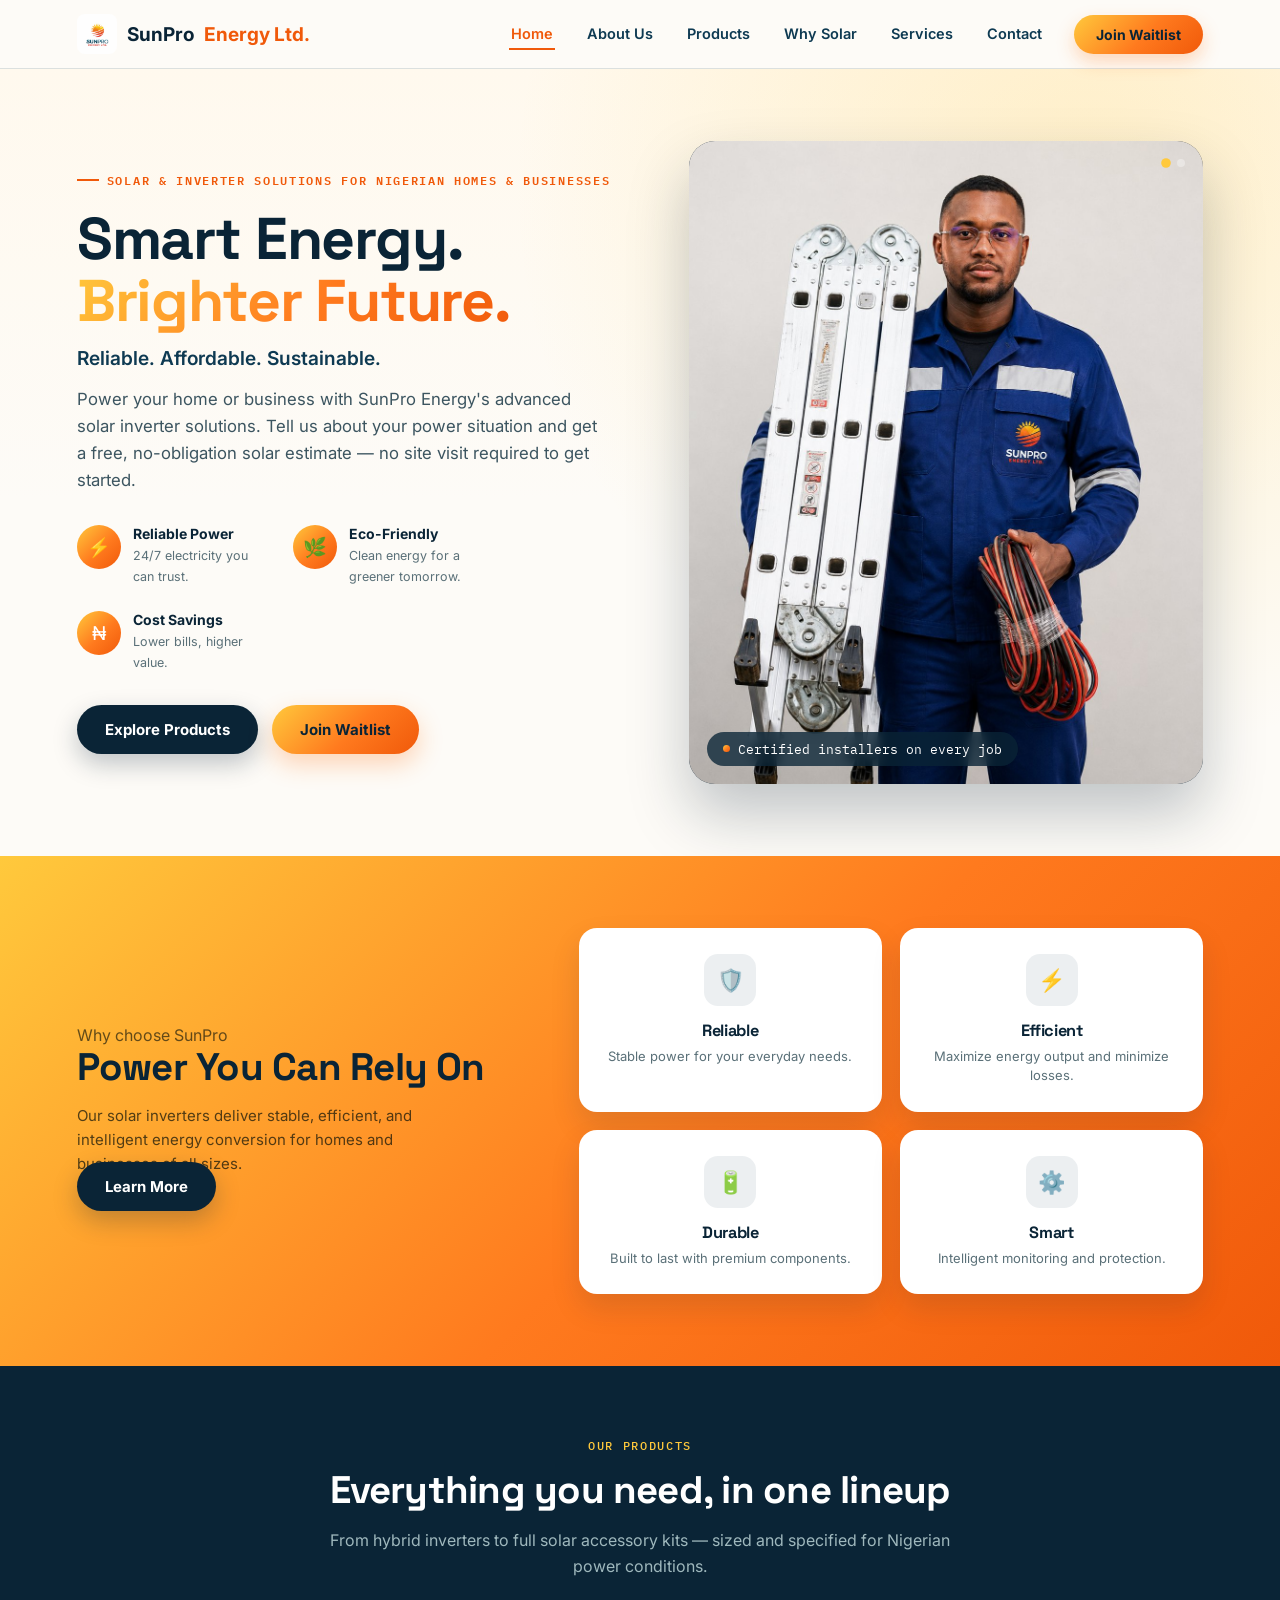
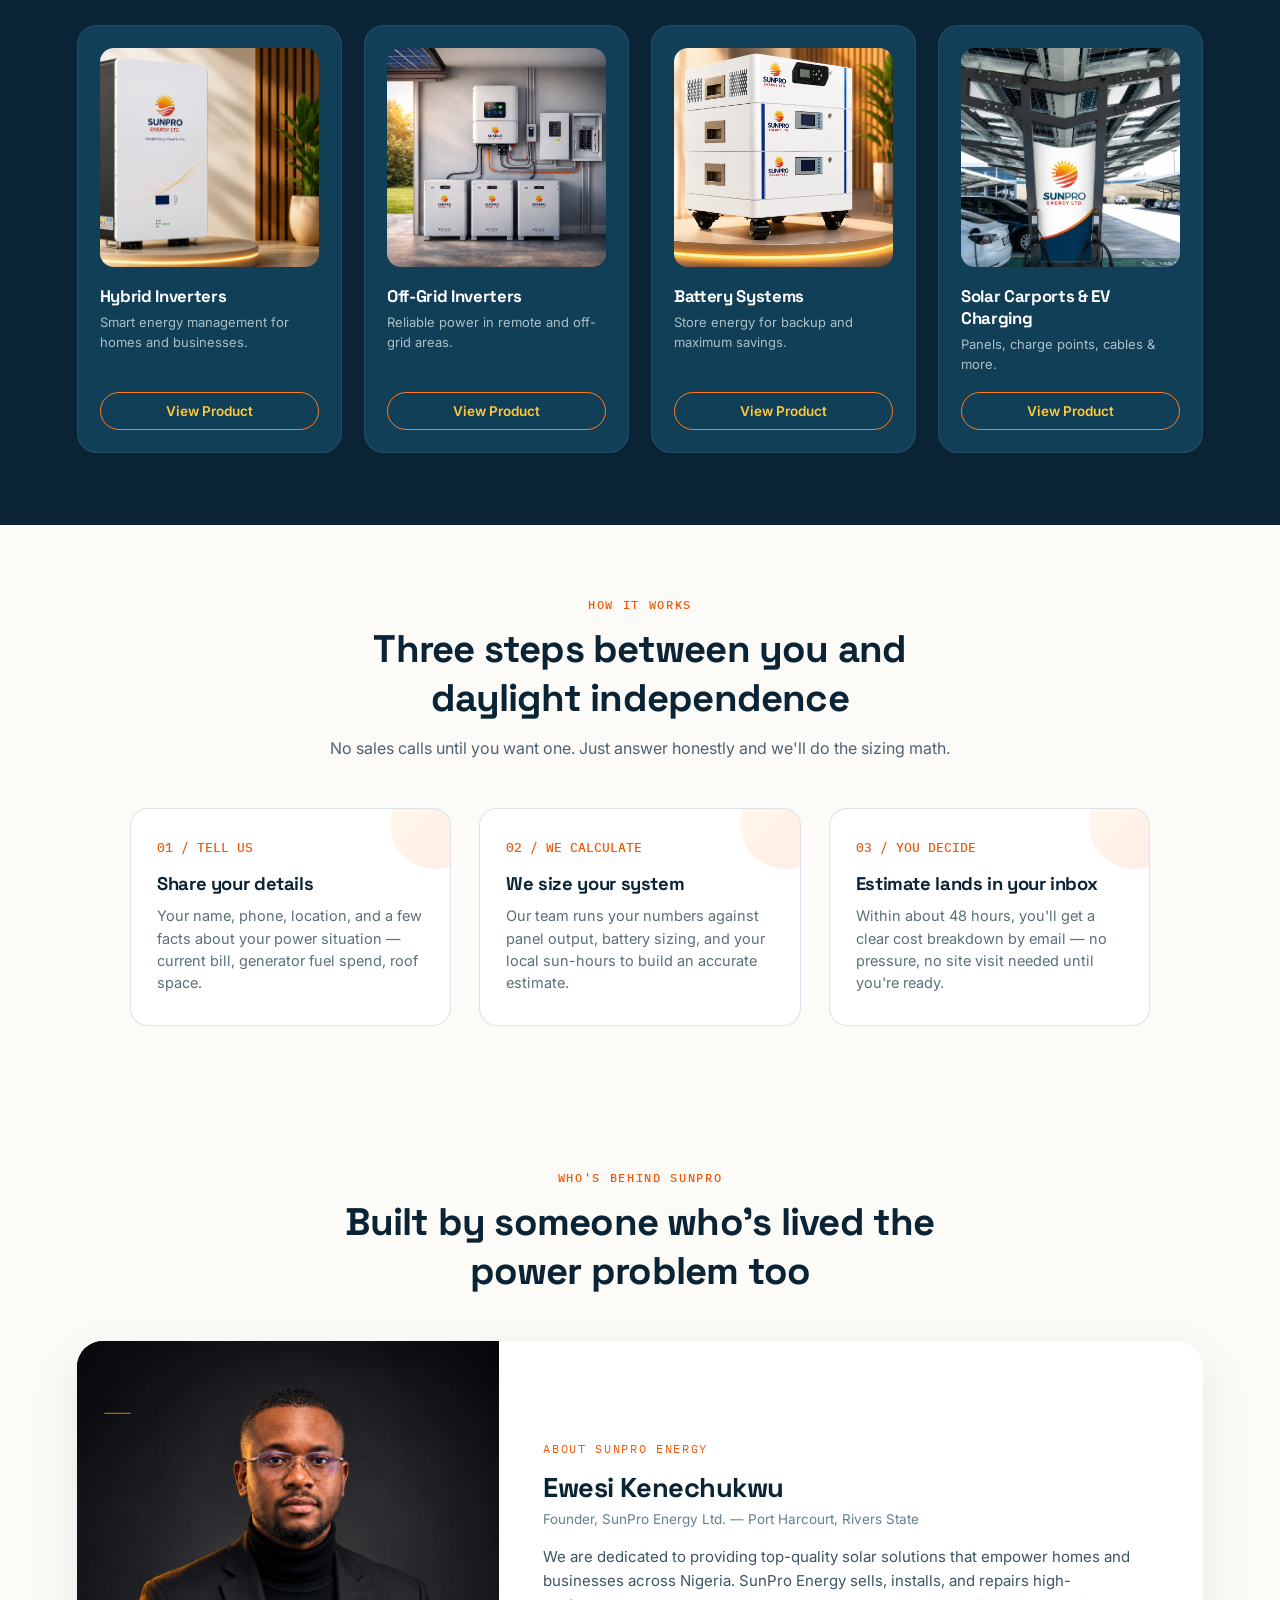
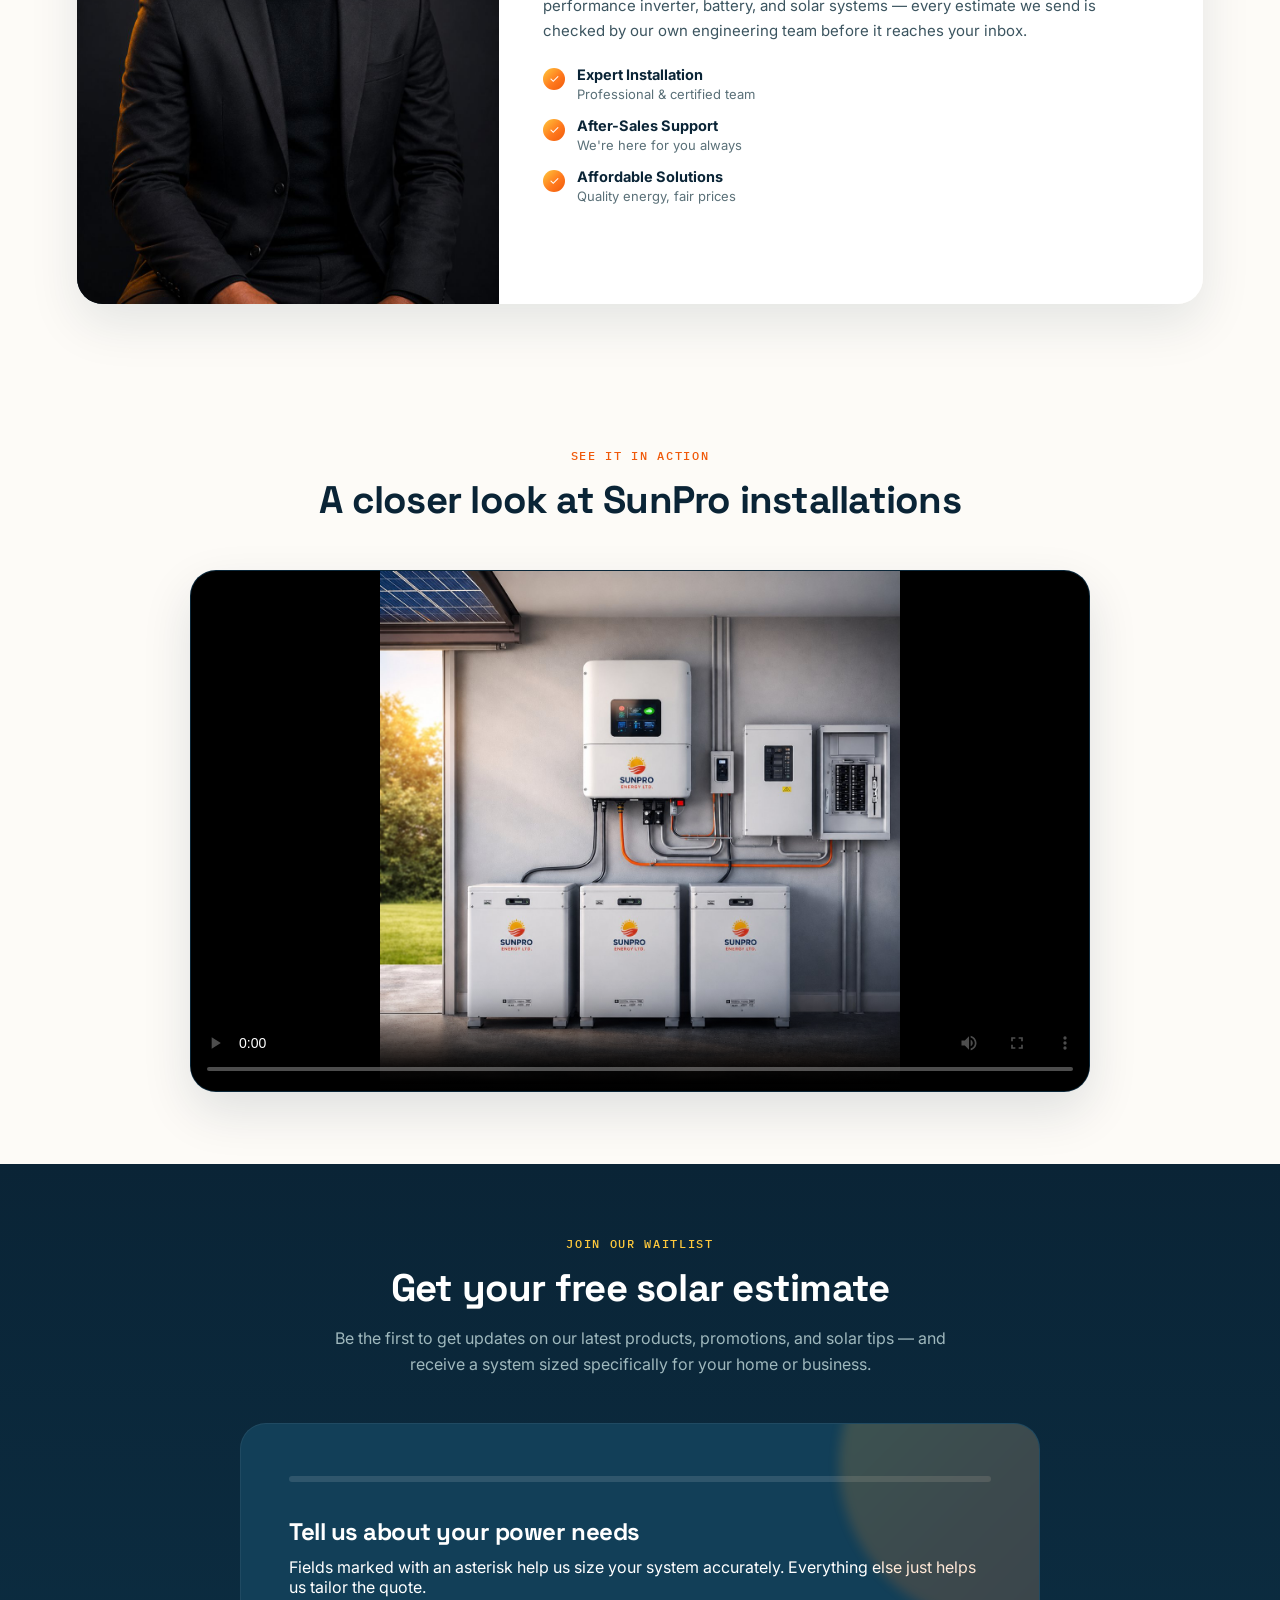
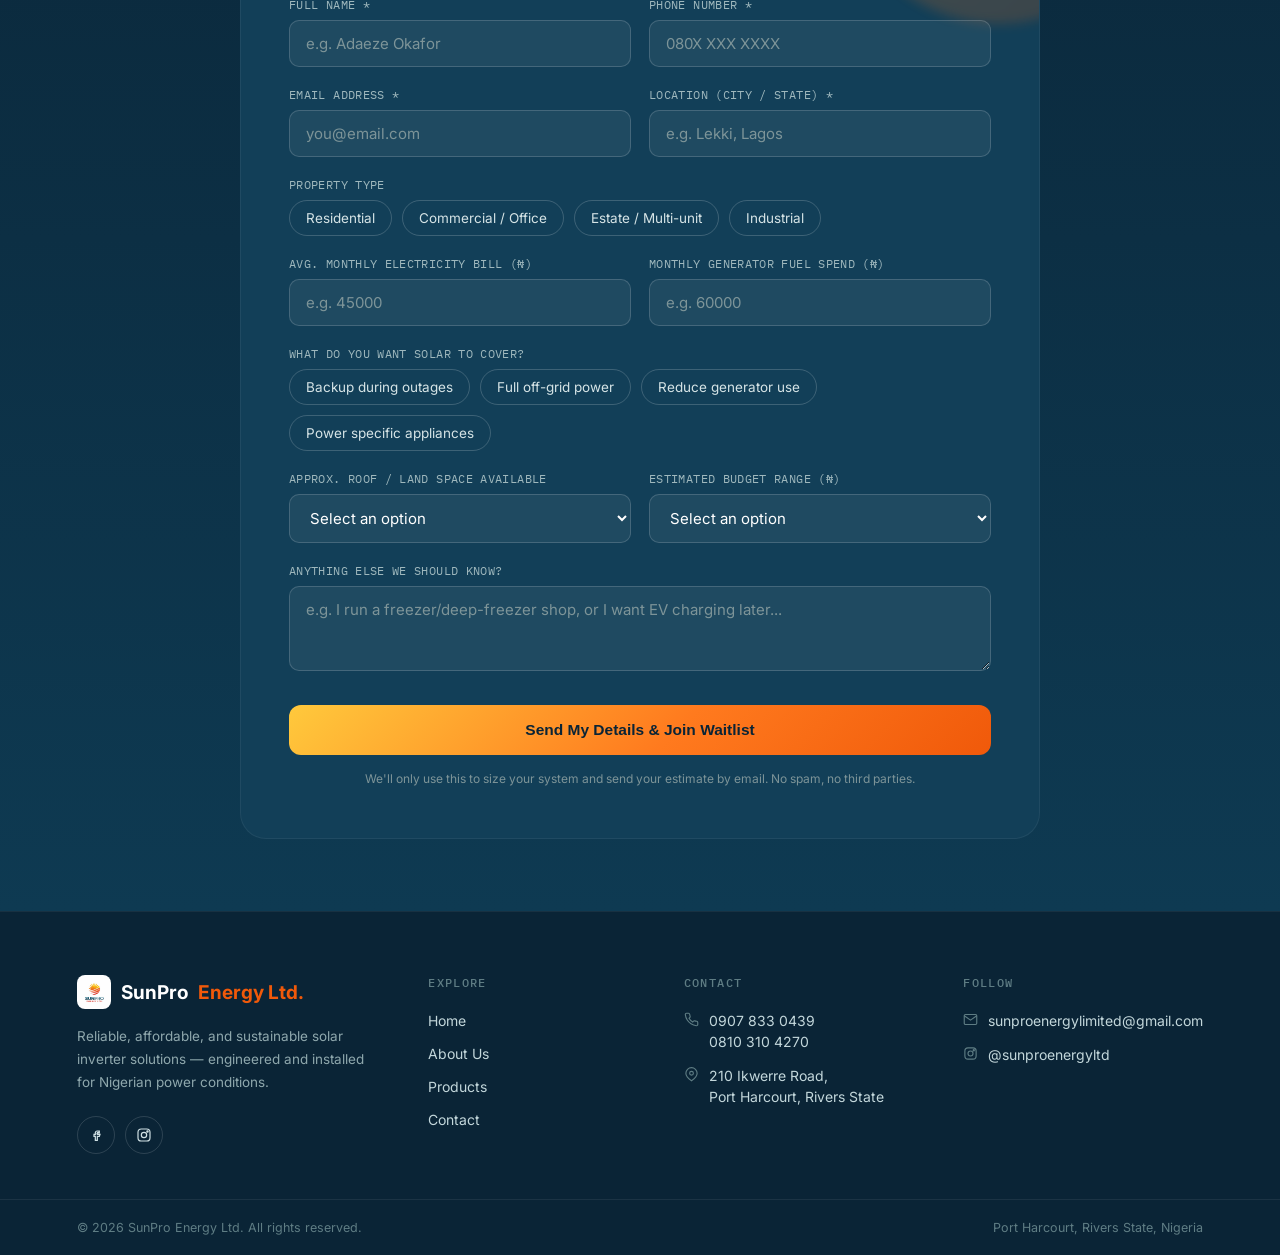
<file: index.html>
<!DOCTYPE html>
<html lang="en">
<head>
<meta charset="UTF-8">
<meta name="viewport" content="width=device-width, initial-scale=1.0">
<title>SunPro Energy Ltd. — Smart Energy. Brighter Future.</title>
<meta name="description" content="Reliable, affordable, sustainable solar inverter solutions for Nigerian homes and businesses. Join the SunPro Energy waitlist and get your free solar estimate.">
<link rel="icon" href="logo.jpg">
<link rel="preconnect" href="https://fonts.googleapis.com">
<link href="https://fonts.googleapis.com/css2?family=Space+Grotesk:wght@400;500;600;700&family=Inter:wght@400;500;600;700&family=IBM+Plex+Mono:wght@400;500&display=swap" rel="stylesheet">
<style>
  :root{
    --navy:#0E3A52;
    --navy-deep:#0A2436;
    --navy-mid:#123F58;
    --gold:#FFC93C;
    --orange:#FF7A1E;
    --orange-deep:#F0590A;
    --red:#E63946;
    --cream:#FDFBF7;
    --line: rgba(14,58,82,0.14);
    --sun-gradient: linear-gradient(135deg, var(--gold) 0%, var(--orange) 55%, var(--orange-deep) 100%);
  }
  *{box-sizing:border-box; margin:0; padding:0;}
  html{scroll-behavior:smooth;}
  body{font-family:'Inter', sans-serif; background:var(--cream); color:var(--navy-deep); overflow-x:hidden;}
  h1,h2,h3{font-family:'Space Grotesk', sans-serif; letter-spacing:-0.02em;}
  .mono{font-family:'IBM Plex Mono', monospace;}
  img{max-width:100%; display:block;}
  a{color:inherit;}
  section{padding:8vh 6vw;}
  .section-head{max-width:660px; margin:0 auto 46px; text-align:center;}
  .section-head .eyebrow{font-family:'IBM Plex Mono'; font-size:12px; letter-spacing:.14em; text-transform:uppercase; color:var(--orange-deep); margin-bottom:12px; display:block; font-weight:500;}
  .section-head h2{font-size:clamp(1.7rem,3vw,2.5rem); color:var(--navy-deep);}
  .section-head p{margin-top:14px; color:#4d6373; line-height:1.6;}

  /* ---------- NAV ---------- */
  nav{
    position:sticky; top:0; z-index:50;
    display:flex; align-items:center; justify-content:space-between;
    padding:14px 6vw;
    background:rgba(253,251,247,0.92);
    backdrop-filter: blur(10px);
    border-bottom:1px solid var(--line);
  }
  .brand{display:flex; align-items:center; gap:10px; font-weight:700; font-size:19px; color:var(--navy-deep);}
  .brand img{width:40px; height:40px; object-fit:contain; border-radius:8px;}
  .brand span.orange{color:var(--orange-deep);}
  .nav-links{display:flex; align-items:center; gap:30px;}
  .nav-links a.nav-link{font-size:14.5px; font-weight:600; text-decoration:none; color:var(--navy); padding:6px 2px; border-bottom:2px solid transparent; transition:border-color .2s, color .2s;}
  .nav-links a.nav-link:hover, .nav-links a.nav-link.active{color:var(--orange-deep); border-color:var(--orange-deep);}
  nav a.cta{
    background:var(--sun-gradient); color:var(--navy-deep); padding:11px 22px; border-radius:100px;
    font-weight:700; font-size:14px; text-decoration:none; transition:transform .2s, box-shadow .2s;
    box-shadow:0 8px 18px rgba(255,122,30,0.28);
  }
  nav a.cta:hover{transform:translateY(-2px); box-shadow:0 12px 24px rgba(255,122,30,0.36);}
  .nav-toggle{display:none; background:none; border:none; font-size:26px; color:var(--navy-deep); cursor:pointer;}

  /* ---------- HERO ---------- */
  .hero{
    position:relative; padding:8vh 6vw 8vh;
    display:grid; grid-template-columns:1.05fr 0.95fr; gap:44px; align-items:center;
    overflow:hidden;
    background:
      radial-gradient(circle at 85% 15%, rgba(255,201,60,0.22), transparent 45%),
      linear-gradient(180deg, #FFF9EE 0%, var(--cream) 55%);
  }
  .hero-copy .eyebrow{
    font-family:'IBM Plex Mono', monospace; font-size:12px; letter-spacing:.14em; text-transform:uppercase;
    color:var(--orange-deep); font-weight:600; margin-bottom:18px; display:flex; align-items:center; gap:8px;
  }
  .hero-copy .eyebrow::before{content:''; width:22px; height:2px; background:var(--orange-deep); display:inline-block;}
  .hero-copy h1{font-size:clamp(2.3rem, 4.6vw, 3.9rem); line-height:1.05; color:var(--navy-deep); font-weight:700;}
  .hero-copy h1 em{font-style:normal; background:var(--sun-gradient); -webkit-background-clip:text; background-clip:text; color:transparent;}
  .hero-copy p.tagline{margin-top:14px; font-size:1.2rem; font-weight:600; color:var(--navy);}
  .hero-copy p.lead{margin-top:16px; font-size:1.05rem; line-height:1.6; color:#3c5560; max-width:48ch;}

  .hero-features{display:flex; gap:26px; margin-top:32px; flex-wrap:wrap;}
  .hero-feature{display:flex; align-items:flex-start; gap:12px; max-width:190px;}
  .hero-feature .ico{width:44px; height:44px; min-width:44px; border-radius:50%; background:var(--sun-gradient); display:flex; align-items:center; justify-content:center; color:#fff; font-size:19px;}
  .hero-feature b{display:block; font-size:14px; color:var(--navy-deep); margin-bottom:2px;}
  .hero-feature span{font-size:12.5px; color:#5a7078; line-height:1.4;}

  .hero-actions{margin-top:34px; display:flex; gap:14px; flex-wrap:wrap;}
  .btn-primary{
    background:var(--navy-deep); color:#fff; padding:15px 28px; border-radius:100px; font-weight:700;
    text-decoration:none; font-size:15px; box-shadow:0 10px 24px rgba(10,36,54,0.25);
    transition:transform .2s, box-shadow .2s; border:none; cursor:pointer;
  }
  .btn-primary:hover{transform:translateY(-2px); box-shadow:0 14px 30px rgba(10,36,54,0.32);}
  .btn-accent{
    background:var(--sun-gradient); color:var(--navy-deep); padding:15px 28px; border-radius:100px; font-weight:700;
    text-decoration:none; font-size:15px; box-shadow:0 10px 24px rgba(255,122,30,0.3);
    transition:transform .2s, box-shadow .2s; border:none; cursor:pointer;
  }
  .btn-accent:hover{transform:translateY(-2px); box-shadow:0 14px 30px rgba(255,122,30,0.4);}
  .btn-ghost{
    padding:15px 24px; border-radius:100px; font-weight:600; font-size:15px; color:var(--navy);
    border:1.5px solid var(--line); text-decoration:none; transition:border-color .2s, background .2s; background:#fff;
  }
  .btn-ghost:hover{border-color:var(--navy); background:rgba(14,58,82,0.05);}

  /* ---------- HERO SLIDER ---------- */
  .hero-slider{
    position:relative; border-radius:26px; overflow:hidden; aspect-ratio:4/5;
    background:radial-gradient(circle at 70% 30%, rgba(255,201,60,0.55), rgba(255,122,30,0.15) 55%, transparent 75%), var(--navy-deep);
    box-shadow:0 30px 60px rgba(10,36,54,0.25);
  }
  .slide{position:absolute; inset:0; opacity:0; transition:opacity .8s ease; display:flex; align-items:center; justify-content:center;}
  .slide.active{opacity:1;}
  .slide img{width:100%; height:100%; object-fit:cover;}
  .slide-badge{
    position:absolute; bottom:18px; left:18px; background:rgba(10,36,54,0.78); backdrop-filter:blur(6px);
    color:#fff; padding:9px 16px; border-radius:100px; font-size:12.5px; font-family:'IBM Plex Mono';
    display:flex; align-items:center; gap:8px;
  }
  .slide-badge::before{content:''; width:7px; height:7px; border-radius:50%; background:var(--sun-gradient);}
  .slider-dots{position:absolute; top:18px; right:18px; display:flex; gap:7px; z-index:5;}
  .slider-dots span{width:8px; height:8px; border-radius:50%; background:rgba(255,255,255,0.35); cursor:pointer; transition:background .2s, transform .2s;}
  .slider-dots span.active{background:var(--gold); transform:scale(1.2);}

  /* ---------- RELY-ON BAND ---------- */
  .rely-band{background:var(--sun-gradient); padding:8vh 6vw; display:grid; grid-template-columns:0.85fr 1.15fr; gap:40px; align-items:center;}
  .rely-copy h2{color:var(--navy-deep); font-size:clamp(1.8rem,3vw,2.4rem); line-height:1.12;}
  .rely-copy p{margin-top:16px; color:rgba(15,20,10,0.72); line-height:1.6; font-size:15px; max-width:40ch;}
  .rely-copy .btn-primary{margin-top:26px;}
  .rely-grid{display:grid; grid-template-columns:repeat(2,1fr); gap:18px;}
  .rely-card{background:#fff; border-radius:18px; padding:26px 22px; text-align:center; box-shadow:0 14px 30px rgba(10,36,54,0.12);}
  .rely-card .ico{width:52px; height:52px; margin:0 auto 14px; border-radius:14px; background:rgba(14,58,82,0.08); display:flex; align-items:center; justify-content:center; color:var(--navy-deep); font-size:22px;}
  .rely-card h3{font-size:1.02rem; color:var(--navy-deep); margin-bottom:6px;}
  .rely-card p{font-size:13px; color:#5a7078; line-height:1.5;}

  /* ---------- PRODUCTS ---------- */
  .products{background:var(--navy-deep); color:#fff;}
  .products .section-head .eyebrow{color:var(--gold);}
  .products .section-head h2{color:#fff;}
  .products .section-head p{color:#9fb8bd;}
  .product-grid{display:grid; grid-template-columns:repeat(4,1fr); gap:22px; max-width:1180px; margin:0 auto;}
  .product-card{background:var(--navy-mid); border:1px solid rgba(255,255,255,0.08); border-radius:20px; padding:22px; display:flex; flex-direction:column;}
  .product-thumb{border-radius:14px; overflow:hidden; aspect-ratio:1/1; background:rgba(255,255,255,0.04); margin-bottom:18px;}
  .product-thumb img{width:100%; height:100%; object-fit:cover;}
  .product-card h3{font-size:1.05rem; margin-bottom:6px;}
  .product-card p{font-size:13px; color:#a9c0c4; line-height:1.5; flex-grow:1; margin-bottom:18px;}
  .product-card a{
    display:inline-block; text-align:center; padding:10px 0; border-radius:100px; border:1.5px solid var(--orange);
    color:var(--gold); font-weight:600; font-size:13.5px; text-decoration:none; transition:background .2s, color .2s;
  }
  .product-card a:hover{background:var(--sun-gradient); color:var(--navy-deep); border-color:transparent;}

  /* ---------- HOW IT WORKS ---------- */
  .steps{max-width:1020px; margin:0 auto; display:grid; grid-template-columns:repeat(3,1fr); gap:28px;}
  .step{background:#fff; border:1px solid var(--line); border-radius:18px; padding:30px 26px; position:relative; overflow:hidden;}
  .step .num{font-family:'IBM Plex Mono'; font-size:13px; color:var(--orange-deep); font-weight:500; margin-bottom:16px; display:block;}
  .step h3{font-size:1.15rem; color:var(--navy-deep); margin-bottom:10px;}
  .step p{font-size:14.5px; color:#5a7078; line-height:1.55;}
  .step::after{content:''; position:absolute; top:-30px; right:-30px; width:90px; height:90px; border-radius:50%; background:var(--sun-gradient); opacity:0.1;}

  /* ---------- ABOUT ---------- */
  .about-wrap{max-width:1180px; margin:0 auto; display:grid; grid-template-columns:0.75fr 1.25fr; gap:0; border-radius:26px; overflow:hidden; box-shadow:0 20px 50px rgba(10,36,54,0.1);}
  .about-photo{position:relative; background:var(--navy-deep); min-height:380px;}
  .about-photo img{width:100%; height:100%; object-fit:cover; object-position:top center;}
  .about-copy{background:#fff; padding:48px 44px; display:flex; flex-direction:column; justify-content:center;}
  .about-copy .eyebrow{font-family:'IBM Plex Mono'; font-size:12px; letter-spacing:.14em; text-transform:uppercase; color:var(--orange-deep); margin-bottom:14px; display:block;}
  .about-copy h3{font-size:1.7rem; margin-bottom:6px; color:var(--navy-deep);}
  .about-copy .role{color:#66808a; font-size:13.5px; margin-bottom:18px;}
  .about-copy p{color:#3c5560; line-height:1.65; font-size:15px; margin-bottom:22px;}
  .about-checks{display:flex; flex-direction:column; gap:14px;}
  .about-check{display:flex; align-items:flex-start; gap:12px;}
  .about-check .tick{min-width:22px; height:22px; border-radius:50%; background:var(--sun-gradient); color:#fff; display:flex; align-items:center; justify-content:center; font-size:12px; margin-top:2px;}
  .about-check b{display:block; font-size:14.5px; color:var(--navy-deep);}
  .about-check span{font-size:13px; color:#5a7078;}

  /* ---------- VIDEO ---------- */
  .video-wrap{max-width:900px; margin:0 auto; border-radius:26px; overflow:hidden; background:var(--navy-deep); border:1px solid var(--line); box-shadow:0 20px 50px rgba(10,36,54,0.12);}
  .video-wrap video{width:100%; display:block; max-height:520px; background:#000;}

  /* ---------- ESTIMATE / WAITLIST FORM ---------- */
  #waitlist{background:linear-gradient(180deg, var(--navy-deep) 0%, var(--navy) 100%);}
  #waitlist .section-head .eyebrow{color:var(--gold);}
  #waitlist .section-head h2{color:#fff;}
  #waitlist .section-head p{color:#9fb8bd;}
  .form-wrap{max-width:800px; margin:0 auto; background:var(--navy-mid); border-radius:26px; padding:52px 48px; color:#fff; position:relative; overflow:hidden; border:1px solid rgba(255,255,255,0.06);}
  .form-wrap::before{content:''; position:absolute; top:-120px; right:-120px; width:320px; height:320px; border-radius:50%; background:var(--sun-gradient); opacity:0.18; filter:blur(6px);}
  .form-wrap h3{color:#fff; font-size:1.5rem; margin-bottom:10px; font-family:'Space Grotesk';}
  .form-wrap > p.form-sub{color:#b9cdd2; margin-bottom:30px; font-size:14.5px; max-width:52ch;}
  .progress-track{height:6px; width:100%; background:rgba(255,255,255,0.12); border-radius:100px; margin-bottom:34px; overflow:hidden;}
  .progress-fill{height:100%; width:0%; background:var(--sun-gradient); border-radius:100px; transition:width .5s ease;}
  .field{margin-bottom:20px; position:relative; z-index:1;}
  .field label{display:block; font-size:12px; font-family:'IBM Plex Mono'; letter-spacing:.03em; color:#9fb8bd; margin-bottom:8px;}
  .field input, .field select, .field textarea{
    width:100%; padding:13px 16px; border-radius:10px; border:1px solid rgba(255,255,255,0.16);
    background:rgba(255,255,255,0.06); color:#fff; font-family:'Inter'; font-size:15px; outline:none;
    transition:border-color .2s, background .2s;
  }
  .field input::placeholder, .field textarea::placeholder{color:#7d9498;}
  .field input:focus, .field select:focus, .field textarea:focus{border-color:var(--gold); background:rgba(255,255,255,0.09);}
  .field select option{color:#000;}
  .row-2{display:grid; grid-template-columns:1fr 1fr; gap:18px;}
  @media(max-width:640px){.row-2{grid-template-columns:1fr;}}
  .chip-group{display:flex; flex-wrap:wrap; gap:10px;}
  .chip{padding:9px 16px; border-radius:100px; border:1px solid rgba(255,255,255,0.18); font-size:13.5px; cursor:pointer; color:#d6e4e6; transition:all .2s; user-select:none;}
  .chip.active{background:var(--sun-gradient); color:var(--navy-deep); font-weight:600; border-color:transparent;}
  .submit-btn{margin-top:10px; width:100%; padding:16px; border:none; border-radius:12px; font-weight:700; font-size:15.5px; background:var(--sun-gradient); color:var(--navy-deep); cursor:pointer; transition:transform .2s, box-shadow .2s;}
  .submit-btn:hover{transform:translateY(-2px); box-shadow:0 14px 30px rgba(255,122,30,0.35);}
  .submit-btn:disabled{opacity:0.5; cursor:not-allowed; transform:none;}
  .fine-print{margin-top:16px; font-size:12px; color:#7d9498; text-align:center;}
  .success-panel{display:none; text-align:center; padding:30px 10px; position:relative; z-index:1;}
  .success-panel .sun-icon{width:70px; height:70px; border-radius:50%; background:var(--sun-gradient); margin:0 auto 20px; box-shadow:0 0 40px 10px rgba(255,150,50,0.4);}
  .success-panel h3{color:#fff; font-size:1.5rem; margin-bottom:10px;}
  .success-panel p{color:#b9cdd2; font-size:14.5px; max-width:44ch; margin:0 auto;}

  /* ---------- FOOTER ---------- */
  footer{background:var(--navy-deep); color:#a9c0c4; padding:0; border-top:1px solid rgba(255,255,255,0.06);}
  .foot-main{
    display:grid; grid-template-columns:1.3fr 0.9fr 1fr 1fr; gap:40px;
    padding:7vh 6vw 5vh; max-width:1280px; margin:0 auto;
  }
  .foot-brand .brand{color:#fff; margin-bottom:16px;}
  .foot-brand .brand img{border-radius:8px;}
  .foot-brand p{font-size:13.5px; line-height:1.7; color:#8fa8ad; max-width:34ch; margin-bottom:22px;}
  .foot-social{display:flex; gap:10px;}
  .foot-social a{
    width:38px; height:38px; border-radius:50%; border:1px solid rgba(255,255,255,0.14);
    display:flex; align-items:center; justify-content:center; color:#cfe0e4; text-decoration:none;
    transition:background .2s, border-color .2s, color .2s, transform .2s;
  }
  .foot-social a svg{width:16px; height:16px;}
  .foot-social a:hover{background:var(--sun-gradient); border-color:transparent; color:var(--navy-deep); transform:translateY(-2px);}
  .foot-col h4{
    font-family:'IBM Plex Mono'; font-size:11.5px; letter-spacing:.12em; text-transform:uppercase;
    color:#5f7d84; font-weight:500; margin-bottom:20px;
  }
  .foot-col ul{list-style:none; display:flex; flex-direction:column; gap:13px;}
  .foot-col ul a{color:#c3d7db; text-decoration:none; font-size:14px; transition:color .2s; display:inline-flex; align-items:center; gap:8px;}
  .foot-col ul a:hover{color:var(--gold);}
  .foot-col ul li.contact-line{display:flex; align-items:flex-start; gap:10px; font-size:14px; color:#c3d7db; line-height:1.5;}
  .foot-col ul li.contact-line svg{width:15px; height:15px; margin-top:2px; flex-shrink:0; color:#5f7d84;}
  .foot-col ul li.contact-line a{color:#c3d7db;}
  .foot-col ul li.contact-line a:hover{color:var(--gold);}
  .foot-bottom{
    display:flex; flex-wrap:wrap; justify-content:space-between; align-items:center; gap:10px;
    padding:20px 6vw; max-width:1280px; margin:0 auto; font-size:12.5px; color:#5f7d84;
    border-top:1px solid rgba(255,255,255,0.07);
  }
  .foot-bottom a{color:#5f7d84; text-decoration:none;}
  .foot-bottom a:hover{color:var(--gold);}

  @media(max-width:880px){
    .foot-main{grid-template-columns:1fr 1fr; gap:36px 24px;}
  }
  @media(max-width:560px){
    .foot-main{grid-template-columns:1fr;}
    .foot-bottom{flex-direction:column; align-items:flex-start;}
  }

  @media(max-width:960px){
    .rely-band{grid-template-columns:1fr;}
    .rely-grid{grid-template-columns:repeat(2,1fr);}
    .product-grid{grid-template-columns:repeat(2,1fr);}
    .about-wrap{grid-template-columns:1fr;}
    .about-photo{min-height:280px;}
  }
  @media(max-width:880px){
    .hero{grid-template-columns:1fr; padding-top:5vh;}
    .hero-slider{order:-1; aspect-ratio:16/11;}
    .steps{grid-template-columns:1fr;}
    .form-wrap{padding:36px 24px;}
    .nav-links{position:fixed; inset:64px 0 0 0; background:var(--cream); flex-direction:column; padding:30px 8vw; gap:20px; transform:translateX(100%); transition:transform .3s ease; z-index:49;}
    .nav-links.open{transform:translateX(0);}
    .nav-toggle{display:block;}
  }
  @media(max-width:640px){
    .rely-grid{grid-template-columns:1fr;}
    .product-grid{grid-template-columns:1fr;}
    .foot-top{flex-direction:column; align-items:flex-start;}
  }
</style>
</head>
<body>

<nav>
  <div class="brand"><img src="logo.jpg" alt="SunPro Energy Ltd logo"> SunPro<span class="orange">Energy Ltd.</span></div>
  <div class="nav-links" id="navLinks">
    <a class="nav-link active" href="#top">Home</a>
    <a class="nav-link" href="#about">About Us</a>
    <a class="nav-link" href="#products">Products</a>
    <a class="nav-link" href="#how">Why Solar</a>
    <a class="nav-link" href="#video">Services</a>
    <a class="nav-link" href="#waitlist">Contact</a>
    <a class="cta" href="#waitlist">Join Waitlist</a>
  </div>
  <button class="nav-toggle" id="navToggle" aria-label="Toggle menu">☰</button>
</nav>

<section class="hero" id="top">
  <div class="hero-copy">
    <div class="eyebrow">Solar &amp; Inverter Solutions for Nigerian Homes &amp; Businesses</div>
    <h1>Smart Energy.<br><em>Brighter Future.</em></h1>
    <p class="tagline">Reliable. Affordable. Sustainable.</p>
    <p class="lead">Power your home or business with SunPro Energy's advanced solar inverter solutions. Tell us about your power situation and get a free, no-obligation solar estimate — no site visit required to get started.</p>

    <div class="hero-features">
      <div class="hero-feature"><div class="ico">⚡</div><div><b>Reliable Power</b><span>24/7 electricity you can trust.</span></div></div>
      <div class="hero-feature"><div class="ico">🌿</div><div><b>Eco-Friendly</b><span>Clean energy for a greener tomorrow.</span></div></div>
      <div class="hero-feature"><div class="ico">₦</div><div><b>Cost Savings</b><span>Lower bills, higher value.</span></div></div>
    </div>

    <div class="hero-actions">
      <a href="#products" class="btn-primary">Explore Products</a>
      <a href="#waitlist" class="btn-accent">Join Waitlist</a>
    </div>
  </div>

  <div class="hero-slider" id="heroSlider">
    <div class="slider-dots" id="sliderDots"></div>
    <div class="slide active"><img src="hero-ladder.jpg" alt="SunPro Energy technician ready for a solar installation with ladder and cabling"><div class="slide-badge">Certified installers on every job</div></div>
    <div class="slide"><img src="hero-solar-home.jpg" alt="Home powered by SunPro solar panels and battery storage"><div class="slide-badge">Solar &amp; battery power for every home</div></div>
  </div>
</section>

<section class="rely-band">
  <div class="rely-copy">
    <span class="eyebrow" style="color:rgba(15,20,10,0.65);">Why choose SunPro</span>
    <h2>Power You Can Rely On</h2>
    <p>Our solar inverters deliver stable, efficient, and intelligent energy conversion for homes and businesses of all sizes.</p>
    <a href="#products" class="btn-primary">Learn More</a>
  </div>
  <div class="rely-grid">
    <div class="rely-card"><div class="ico">🛡️</div><h3>Reliable</h3><p>Stable power for your everyday needs.</p></div>
    <div class="rely-card"><div class="ico">⚡</div><h3>Efficient</h3><p>Maximize energy output and minimize losses.</p></div>
    <div class="rely-card"><div class="ico">🔋</div><h3>Durable</h3><p>Built to last with premium components.</p></div>
    <div class="rely-card"><div class="ico">⚙️</div><h3>Smart</h3><p>Intelligent monitoring and protection.</p></div>
  </div>
</section>

<section class="products" id="products">
  <div class="section-head">
    <span class="eyebrow">Our Products</span>
    <h2>Everything you need, in one lineup</h2>
    <p>From hybrid inverters to full solar accessory kits — sized and specified for Nigerian power conditions.</p>
  </div>
  <div class="product-grid">
    <div class="product-card">
      <div class="product-thumb"><img src="product-inverter-unit.jpg" alt="SunPro hybrid inverter unit"></div>
      <h3>Hybrid Inverters</h3>
      <p>Smart energy management for homes and businesses.</p>
      <a href="#waitlist">View Product</a>
    </div>
    <div class="product-card">
      <div class="product-thumb"><img src="product-install-wall.jpg" alt="SunPro inverter and battery bank installed on a wall"></div>
      <h3>Off-Grid Inverters</h3>
      <p>Reliable power in remote and off-grid areas.</p>
      <a href="#waitlist">View Product</a>
    </div>
    <div class="product-card">
      <div class="product-thumb"><img src="product-battery-stack.jpg" alt="SunPro stacked lithium battery storage system"></div>
      <h3>Battery Systems</h3>
      <p>Store energy for backup and maximum savings.</p>
      <a href="#waitlist">View Product</a>
    </div>
    <div class="product-card">
      <div class="product-thumb"><img src="product-ev-carport.jpg" alt="SunPro solar carport with EV charging station"></div>
      <h3>Solar Carports &amp; EV Charging</h3>
      <p>Panels, charge points, cables &amp; more.</p>
      <a href="#waitlist">View Product</a>
    </div>
  </div>
</section>

<section id="how">
  <div class="section-head">
    <span class="eyebrow">How it works</span>
    <h2>Three steps between you and daylight independence</h2>
    <p>No sales calls until you want one. Just answer honestly and we'll do the sizing math.</p>
  </div>
  <div class="steps">
    <div class="step">
      <span class="num">01 / TELL US</span>
      <h3>Share your details</h3>
      <p>Your name, phone, location, and a few facts about your power situation — current bill, generator fuel spend, roof space.</p>
    </div>
    <div class="step">
      <span class="num">02 / WE CALCULATE</span>
      <h3>We size your system</h3>
      <p>Our team runs your numbers against panel output, battery sizing, and your local sun-hours to build an accurate estimate.</p>
    </div>
    <div class="step">
      <span class="num">03 / YOU DECIDE</span>
      <h3>Estimate lands in your inbox</h3>
      <p>Within about 48 hours, you'll get a clear cost breakdown by email — no pressure, no site visit needed until you're ready.</p>
    </div>
  </div>
</section>

<section id="about">
  <div class="section-head">
    <span class="eyebrow">Who's behind SunPro</span>
    <h2>Built by someone who's lived the power problem too</h2>
  </div>
  <div class="about-wrap">
    <div class="about-photo"><img src="founder.jpg" alt="Ewesi Kenechukwu, Founder of SunPro Energy Ltd"></div>
    <div class="about-copy">
      <span class="eyebrow">About SunPro Energy</span>
      <h3>Ewesi Kenechukwu</h3>
      <div class="role">Founder, SunPro Energy Ltd. — Port Harcourt, Rivers State</div>
      <p>We are dedicated to providing top-quality solar solutions that empower homes and businesses across Nigeria. SunPro Energy sells, installs, and repairs high-performance inverter, battery, and solar systems — every estimate we send is checked by our own engineering team before it reaches your inbox.</p>
      <div class="about-checks">
        <div class="about-check"><div class="tick">✓</div><div><b>Expert Installation</b><span>Professional &amp; certified team</span></div></div>
        <div class="about-check"><div class="tick">✓</div><div><b>After-Sales Support</b><span>We're here for you always</span></div></div>
        <div class="about-check"><div class="tick">✓</div><div><b>Affordable Solutions</b><span>Quality energy, fair prices</span></div></div>
      </div>
    </div>
  </div>
</section>

<section id="video">
  <div class="section-head">
    <span class="eyebrow">See it in action</span>
    <h2>A closer look at SunPro installations</h2>
  </div>
  <div class="video-wrap">
    <video controls preload="metadata" poster="product-install-wall.jpg">
      <source src="sunpro-showcase.mp4" type="video/mp4">
      Your browser does not support embedded video.
    </video>
  </div>
</section>

<section id="waitlist">
  <div class="section-head">
    <span class="eyebrow">Join Our Waitlist</span>
    <h2>Get your free solar estimate</h2>
    <p>Be the first to get updates on our latest products, promotions, and solar tips — and receive a system sized specifically for your home or business.</p>
  </div>
  <div class="form-wrap">
    <div class="progress-track"><div class="progress-fill" id="progressFill"></div></div>

    <form id="leadForm">
      <h3>Tell us about your power needs</h3>
      <p class="form-sub">Fields marked with an asterisk help us size your system accurately. Everything else just helps us tailor the quote.</p>

      <div class="row-2">
        <div class="field"><label>FULL NAME *</label><input type="text" name="name" placeholder="e.g. Adaeze Okafor" required></div>
        <div class="field"><label>PHONE NUMBER *</label><input type="tel" name="phone" placeholder="080X XXX XXXX" required></div>
      </div>
      <div class="row-2">
        <div class="field"><label>EMAIL ADDRESS *</label><input type="email" name="email" placeholder="you@email.com" required></div>
        <div class="field"><label>LOCATION (CITY / STATE) *</label><input type="text" name="location" placeholder="e.g. Lekki, Lagos" required></div>
      </div>

      <div class="field">
        <label>PROPERTY TYPE</label>
        <div class="chip-group" data-name="propertyType">
          <div class="chip" data-value="Residential">Residential</div>
          <div class="chip" data-value="Commercial">Commercial / Office</div>
          <div class="chip" data-value="Estate/Multi-unit">Estate / Multi-unit</div>
          <div class="chip" data-value="Industrial">Industrial</div>
        </div>
      </div>

      <div class="row-2">
        <div class="field"><label>AVG. MONTHLY ELECTRICITY BILL (₦)</label><input type="number" name="monthlyBill" placeholder="e.g. 45000"></div>
        <div class="field"><label>MONTHLY GENERATOR FUEL SPEND (₦)</label><input type="number" name="fuelSpend" placeholder="e.g. 60000"></div>
      </div>

      <div class="field">
        <label>WHAT DO YOU WANT SOLAR TO COVER?</label>
        <div class="chip-group" data-name="goal">
          <div class="chip" data-value="Backup during outages">Backup during outages</div>
          <div class="chip" data-value="Full off-grid">Full off-grid power</div>
          <div class="chip" data-value="Reduce generator use">Reduce generator use</div>
          <div class="chip" data-value="Power specific appliances">Power specific appliances</div>
        </div>
      </div>

      <div class="row-2">
        <div class="field">
          <label>APPROX. ROOF / LAND SPACE AVAILABLE</label>
          <select name="roofSpace">
            <option value="">Select an option</option>
            <option>Small (1–2 rooms worth)</option>
            <option>Medium (full bungalow roof)</option>
            <option>Large (duplex / storey building)</option>
            <option>Not sure — need advice</option>
          </select>
        </div>
        <div class="field">
          <label>ESTIMATED BUDGET RANGE (₦)</label>
          <select name="budget">
            <option value="">Select an option</option>
            <option>Under 1,000,000</option>
            <option>1,000,000 – 3,000,000</option>
            <option>3,000,000 – 7,000,000</option>
            <option>7,000,000+</option>
            <option>Not sure yet</option>
          </select>
        </div>
      </div>

      <div class="field">
        <label>ANYTHING ELSE WE SHOULD KNOW?</label>
        <textarea name="notes" rows="3" placeholder="e.g. I run a freezer/deep-freezer shop, or I want EV charging later..."></textarea>
      </div>

      <button type="submit" class="submit-btn" id="submitBtn">Send My Details &amp; Join Waitlist</button>
      <p class="fine-print">We'll only use this to size your system and send your estimate by email. No spam, no third parties.</p>
    </form>

    <div class="success-panel" id="successPanel">
      <div class="sun-icon"></div>
      <h3>You're on the list ☀️</h3>
      <p>Thanks! Our team is reviewing your details now. Expect your free solar estimate in your inbox within 48 hours.</p>
    </div>
  </div>
</section>

<footer>
  <div class="foot-main">
    <div class="foot-brand">
      <div class="brand"><img src="logo.jpg" alt="SunPro Energy Ltd logo" style="width:34px;height:34px;"> SunPro<span class="orange">Energy Ltd.</span></div>
      <p>Reliable, affordable, and sustainable solar inverter solutions — engineered and installed for Nigerian power conditions.</p>
      <div class="foot-social">
        <a href="#" aria-label="Facebook">
          <svg viewBox="0 0 24 24" fill="none" stroke="currentColor" stroke-width="1.8"><path d="M14 9h3V6h-3c-1.7 0-3 1.3-3 3v2H9v3h2v6h3v-6h3l1-3h-4v-2c0-.6.4-1 1-1z"/></svg>
        </a>
        <a href="https://instagram.com/sunproenergyltd" target="_blank" rel="noopener" aria-label="Instagram @sunproenergyltd">
          <svg viewBox="0 0 24 24" fill="none" stroke="currentColor" stroke-width="1.8"><rect x="3" y="3" width="18" height="18" rx="5"/><circle cx="12" cy="12" r="4"/><circle cx="17.2" cy="6.8" r="1"/></svg>
        </a>
      </div>
    </div>

    <div class="foot-col">
      <h4>Explore</h4>
      <ul>
        <li><a href="#top">Home</a></li>
        <li><a href="#about">About Us</a></li>
        <li><a href="#products">Products</a></li>
        <li><a href="#waitlist">Contact</a></li>
      </ul>
    </div>

    <div class="foot-col">
      <h4>Contact</h4>
      <ul>
        <li class="contact-line">
          <svg viewBox="0 0 24 24" fill="none" stroke="currentColor" stroke-width="1.8"><path d="M22 16.9v3a2 2 0 0 1-2.2 2 19.8 19.8 0 0 1-8.6-3.1 19.5 19.5 0 0 1-6-6 19.8 19.8 0 0 1-3.1-8.6A2 2 0 0 1 4.1 2h3a2 2 0 0 1 2 1.7c.1 1 .3 2 .7 3a2 2 0 0 1-.5 2.1L8 10a16 16 0 0 0 6 6l1.2-1.3a2 2 0 0 1 2.1-.5c1 .4 2 .6 3 .7a2 2 0 0 1 1.7 2z"/></svg>
          <span>0907 833 0439<br>0810 310 4270</span>
        </li>
        <li class="contact-line">
          <svg viewBox="0 0 24 24" fill="none" stroke="currentColor" stroke-width="1.8"><path d="M21 10c0 6-9 12-9 12s-9-6-9-12a9 9 0 0 1 18 0z"/><circle cx="12" cy="10" r="3"/></svg>
          <span>210 Ikwerre Road,<br>Port Harcourt, Rivers State</span>
        </li>
      </ul>
    </div>

    <div class="foot-col">
      <h4>Follow</h4>
      <ul>
        <li class="contact-line">
          <svg viewBox="0 0 24 24" fill="none" stroke="currentColor" stroke-width="1.8"><rect x="2" y="4" width="20" height="16" rx="2"/><path d="M22 6 12 13 2 6"/></svg>
          <a href="mailto:sunproenergylimited@gmail.com">sunproenergylimited@gmail.com</a>
        </li>
        <li class="contact-line">
          <svg viewBox="0 0 24 24" fill="none" stroke="currentColor" stroke-width="1.8"><rect x="3" y="3" width="18" height="18" rx="5"/><circle cx="12" cy="12" r="4"/><circle cx="17.2" cy="6.8" r="1"/></svg>
          <a href="https://instagram.com/sunproenergyltd" target="_blank" rel="noopener">@sunproenergyltd</a>
        </li>
      </ul>
    </div>
  </div>
  <div class="foot-bottom">
    <span>© 2026 SunPro Energy Ltd. All rights reserved.</span>
    <span>Port Harcourt, Rivers State, Nigeria</span>
  </div>
</footer>

<script>
  /* ---- Mobile nav ---- */
  const navToggle = document.getElementById('navToggle');
  const navLinks = document.getElementById('navLinks');
  navToggle.addEventListener('click', ()=> navLinks.classList.toggle('open'));
  navLinks.querySelectorAll('a').forEach(a => a.addEventListener('click', ()=> navLinks.classList.remove('open')));

  /* ---- Hero slider ---- */
  const slides = document.querySelectorAll('.slide');
  const dotsWrap = document.getElementById('sliderDots');
  slides.forEach((s,i)=>{
    const d = document.createElement('span');
    if(i===0) d.classList.add('active');
    d.addEventListener('click', ()=> goToSlide(i));
    dotsWrap.appendChild(d);
  });
  let current = 0;
  function goToSlide(i){
    slides[current].classList.remove('active');
    dotsWrap.children[current].classList.remove('active');
    current = i;
    slides[current].classList.add('active');
    dotsWrap.children[current].classList.add('active');
  }
  setInterval(()=> goToSlide((current+1)%slides.length), 4200);

  /* ---- Chip group logic ---- */
  document.querySelectorAll('.chip-group').forEach(group=>{
    group.addEventListener('click', (e)=>{
      const chip = e.target.closest('.chip');
      if(!chip) return;
      group.querySelectorAll('.chip').forEach(c=>c.classList.remove('active'));
      chip.classList.add('active');
      group.dataset.selected = chip.dataset.value;
      updateProgress();
    });
  });

  const form = document.getElementById('leadForm');
  const allTrackedFields = ['name','phone','email','location','monthlyBill','fuelSpend','notes'];

  function updateProgress(){
    let filled = 0;
    let total = allTrackedFields.length + 2;
    allTrackedFields.forEach(fname=>{
      const el = form.querySelector(`[name="${fname}"]`);
      if(el && el.value.trim().length>0) filled++;
    });
    document.querySelectorAll('.chip-group').forEach(g=>{ if(g.dataset.selected) filled++; });
    const pct = Math.min(100, Math.round((filled/total)*100));
    document.getElementById('progressFill').style.width = pct + '%';
  }
  form.addEventListener('input', updateProgress);

  /* ---- Submit: save lead + send via Web3Forms ---- */
  const WEB3FORMS_ACCESS_KEY = "959f895a-3254-4b61-ba6b-cb15e218a107";

  function saveLeadLocally(data){
    try{
      const existing = JSON.parse(localStorage.getItem('sunpro_leads') || '[]');
      data.submittedAt = new Date().toISOString();
      existing.unshift(data);
      localStorage.setItem('sunpro_leads', JSON.stringify(existing));
    }catch(err){ console.error('Could not save lead locally:', err); }
  }

  form.addEventListener('submit', function(e){
    e.preventDefault();
    const btn = document.getElementById('submitBtn');
    btn.disabled = true;
    btn.textContent = 'Sending...';

    const data = Object.fromEntries(new FormData(form).entries());
    document.querySelectorAll('.chip-group').forEach(g=>{ data[g.dataset.name] = g.dataset.selected || ''; });

    saveLeadLocally(data);

    const payload = { ...data, access_key: WEB3FORMS_ACCESS_KEY, subject: "New SunPro Energy lead: " + data.name };

    fetch('https://api.web3forms.com/submit', {
      method: 'POST',
      headers: { 'Content-Type': 'application/json' },
      body: JSON.stringify(payload)
    }).catch(err => console.error('Web3Forms send failed (check your access key):', err))
      .finally(()=>{
        form.style.display = 'none';
        document.getElementById('successPanel').style.display = 'block';
        document.getElementById('progressFill').style.width = '100%';
      });
  });
</script>
</body>
</html>
</file>
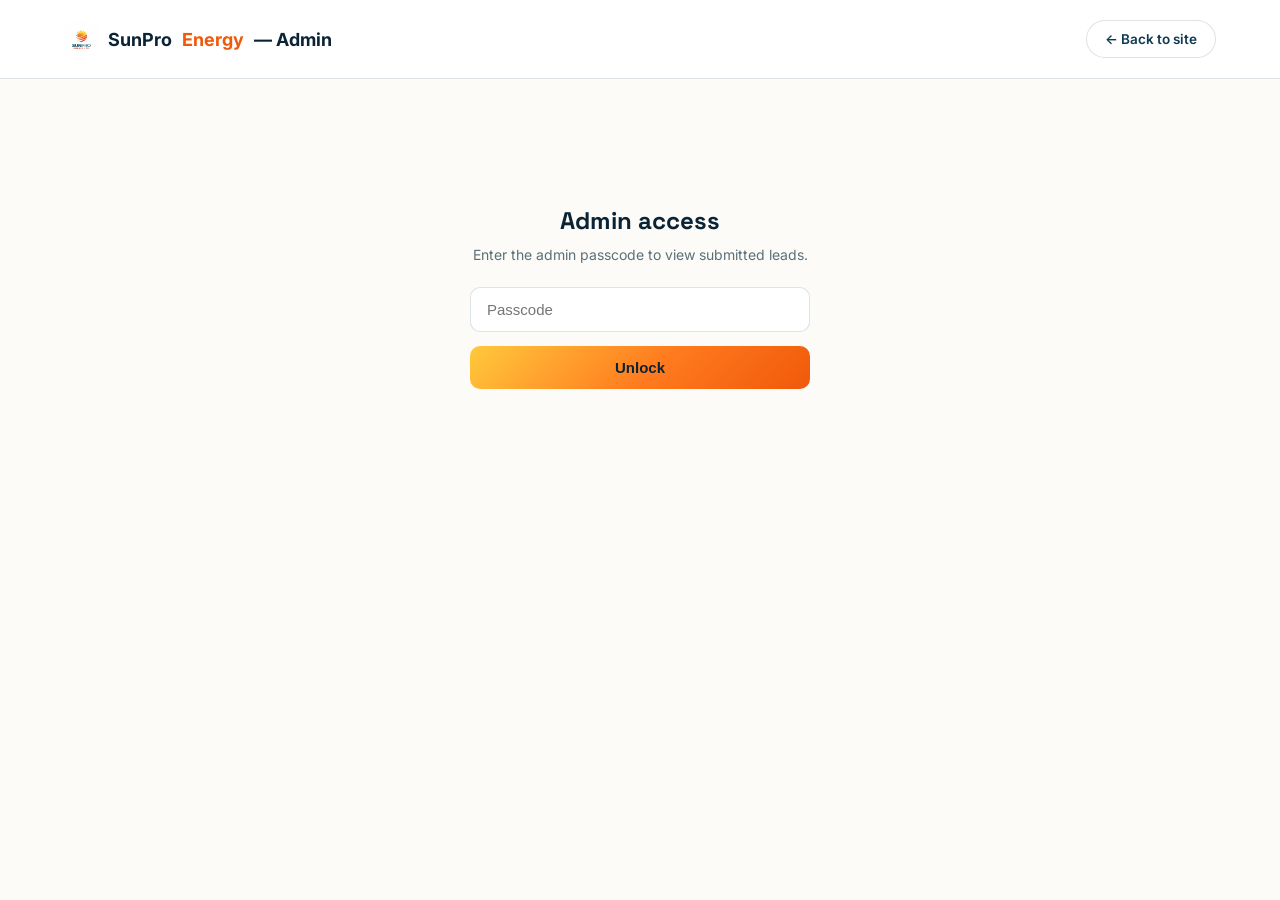
<file: admin.html>
<!DOCTYPE html>
<html lang="en">
<head>
<meta charset="UTF-8">
<meta name="viewport" content="width=device-width, initial-scale=1.0">
<title>SunPro Energy — Admin: Leads</title>
<link rel="icon" href="logo.jpg">
<link href="https://fonts.googleapis.com/css2?family=Space+Grotesk:wght@600;700&family=Inter:wght@400;500;600&family=IBM+Plex+Mono:wght@400;500&display=swap" rel="stylesheet">
<style>
  :root{
    --navy:#0E3A52; --navy-deep:#0A2436; --navy-mid:#123F58; --gold:#FFC93C; --orange:#FF7A1E; --orange-deep:#F0590A; --cream:#FDFBF7;
    --line: rgba(14,58,82,0.14); --sun-gradient: linear-gradient(135deg, var(--gold) 0%, var(--orange) 55%, var(--orange-deep) 100%);
  }
  *{box-sizing:border-box; margin:0; padding:0;}
  body{font-family:'Inter',sans-serif; background:var(--cream); color:var(--navy-deep);}
  h1,h2{font-family:'Space Grotesk',sans-serif;}
  header{display:flex; align-items:center; justify-content:space-between; padding:20px 5vw; border-bottom:1px solid var(--line); background:#fff;}
  .brand{display:flex; align-items:center; gap:10px; font-weight:700; font-size:18px;}
  .brand img{width:34px; height:34px; object-fit:contain; border-radius:6px;}
  .brand span.orange{color:var(--orange-deep);}

  #gate{max-width:380px; margin:14vh auto; text-align:center; padding:0 20px;}
  #gate h1{font-size:1.5rem; margin-bottom:10px;}
  #gate p{color:#5a7078; font-size:14px; margin-bottom:24px;}
  #gate input{width:100%; padding:13px 16px; border-radius:10px; border:1px solid var(--line); font-size:15px; margin-bottom:14px;}
  #gate button{width:100%; padding:13px; border:none; border-radius:10px; background:var(--sun-gradient); color:var(--navy-deep); font-weight:700; font-size:15px; cursor:pointer;}
  #gate .err{color:var(--orange-deep); font-size:13px; margin-top:10px; display:none;}

  main{max-width:1100px; margin:0 auto; padding:6vh 5vw; display:none;}
  .toolbar{display:flex; justify-content:space-between; align-items:center; margin-bottom:28px; flex-wrap:wrap; gap:12px;}
  .toolbar h2{font-size:1.6rem;}
  .toolbar .count{font-family:'IBM Plex Mono'; font-size:13px; color:var(--orange-deep); background:#fff; border:1px solid var(--line); padding:6px 14px; border-radius:100px;}
  .toolbar-actions{display:flex; gap:10px;}
  .btn{padding:10px 18px; border-radius:100px; font-size:13.5px; font-weight:600; border:1px solid var(--line); background:#fff; color:var(--navy); cursor:pointer; text-decoration:none;}
  .btn.danger{color:var(--orange-deep); border-color:rgba(240,89,10,0.3);}
  .btn.primary{background:var(--navy-deep); color:#fff; border-color:transparent;}

  .empty{text-align:center; padding:10vh 20px; color:#5a7078;}
  .empty .sun-icon{width:60px; height:60px; border-radius:50%; background:var(--sun-gradient); margin:0 auto 20px; opacity:0.5;}

  .lead-card{background:#fff; border:1px solid var(--line); border-radius:16px; padding:24px 26px; margin-bottom:16px;}
  .lead-top{display:flex; justify-content:space-between; align-items:flex-start; flex-wrap:wrap; gap:10px; margin-bottom:16px;}
  .lead-top h3{font-size:1.1rem;}
  .lead-top .date{font-family:'IBM Plex Mono'; font-size:11.5px; color:#7d9498;}
  .lead-grid{display:grid; grid-template-columns:repeat(auto-fill,minmax(200px,1fr)); gap:14px;}
  .lead-item label{display:block; font-family:'IBM Plex Mono'; font-size:10.5px; letter-spacing:.04em; text-transform:uppercase; color:#7d9498; margin-bottom:4px;}
  .lead-item div{font-size:14px; color:var(--navy-deep); word-break:break-word;}
  .lead-item.full{grid-column:1/-1;}
  .note{background:rgba(255,201,60,0.14); border:1px solid rgba(255,201,60,0.35); border-radius:12px; padding:14px 18px; font-size:13px; color:#6b5416; margin-bottom:28px;}
</style>
</head>
<body>

<header>
  <div class="brand"><img src="logo.jpg" alt="SunPro logo"> SunPro<span class="orange">Energy</span> — Admin</div>
  <a class="btn" href="index.html">← Back to site</a>
</header>

<div id="gate">
  <h1>Admin access</h1>
  <p>Enter the admin passcode to view submitted leads.</p>
  <input type="password" id="passInput" placeholder="Passcode">
  <button onclick="tryUnlock()">Unlock</button>
  <div class="err" id="gateErr">Incorrect passcode. Try again.</div>
</div>

<main id="main">
  <div class="note">
    This view shows leads submitted from <strong>this browser only</strong> (stored locally). For every lead sent from any visitor's device, check the inbox connected to your Web3Forms access key — that's your reliable, cross-device record.
  </div>
  <div class="toolbar">
    <h2>Submitted leads</h2>
    <div class="toolbar-actions">
      <span class="count" id="leadCount">0 leads</span>
      <button class="btn" onclick="exportCSV()">Export CSV</button>
      <button class="btn danger" onclick="clearLeads()">Clear all</button>
    </div>
  </div>
  <div id="leadList"></div>
</main>

<script>
  const PASSCODE = "Bernadine22_"; // change this to your own passcode

  function tryUnlock(){
    const val = document.getElementById('passInput').value;
    if(val === PASSCODE){
      document.getElementById('gate').style.display = 'none';
      document.getElementById('main').style.display = 'block';
      sessionStorage.setItem('sunpro_admin_ok','1');
      renderLeads();
    } else {
      document.getElementById('gateErr').style.display = 'block';
    }
  }
  document.getElementById('passInput').addEventListener('keydown', e=>{ if(e.key==='Enter') tryUnlock(); });

  if(sessionStorage.getItem('sunpro_admin_ok') === '1'){
    document.getElementById('gate').style.display = 'none';
    document.getElementById('main').style.display = 'block';
  }

  function getLeads(){
    try{ return JSON.parse(localStorage.getItem('sunpro_leads') || '[]'); }
    catch(e){ return []; }
  }

  const fieldLabels = {
    name:"Full name", phone:"Phone", email:"Email", location:"Location",
    propertyType:"Property type", monthlyBill:"Monthly bill (₦)", fuelSpend:"Fuel spend (₦)",
    goal:"Solar goal", roofSpace:"Roof/land space", budget:"Budget range", notes:"Notes"
  };

  function renderLeads(){
    const leads = getLeads();
    document.getElementById('leadCount').textContent = leads.length + (leads.length===1?' lead':' leads');
    const list = document.getElementById('leadList');
    if(leads.length===0){
      list.innerHTML = `<div class="empty"><div class="sun-icon"></div><p>No leads yet. Once someone submits the waitlist form on this browser, they'll show up here.</p></div>`;
      return;
    }
    list.innerHTML = leads.map(lead=>{
      const date = lead.submittedAt ? new Date(lead.submittedAt).toLocaleString() : '';
      const items = Object.keys(fieldLabels).map(key=>{
        const val = lead[key] || '—';
        const full = key==='notes' ? ' full' : '';
        return `<div class="lead-item${full}"><label>${fieldLabels[key]}</label><div>${escapeHtml(val)}</div></div>`;
      }).join('');
      return `<div class="lead-card">
        <div class="lead-top"><h3>${escapeHtml(lead.name||'Unnamed lead')}</h3><span class="date">${date}</span></div>
        <div class="lead-grid">${items}</div>
      </div>`;
    }).join('');
  }

  function escapeHtml(str){
    return String(str).replace(/[&<>"']/g, m => ({'&':'&amp;','<':'&lt;','>':'&gt;','"':'&quot;',"'":'&#39;'}[m]));
  }

  function clearLeads(){
    if(confirm('Delete all locally stored leads? This cannot be undone.')){
      localStorage.removeItem('sunpro_leads');
      renderLeads();
    }
  }

  function exportCSV(){
    const leads = getLeads();
    if(leads.length===0){ alert('No leads to export yet.'); return; }
    const cols = ['submittedAt', ...Object.keys(fieldLabels)];
    const rows = [cols.join(',')];
    leads.forEach(lead=>{
      rows.push(cols.map(c => `"${String(lead[c]||'').replace(/"/g,'""')}"`).join(','));
    });
    const blob = new Blob([rows.join('\n')], {type:'text/csv'});
    const a = document.createElement('a');
    a.href = URL.createObjectURL(blob);
    a.download = 'sunpro-leads.csv';
    a.click();
  }
</script>
</body>
</html>
</file>
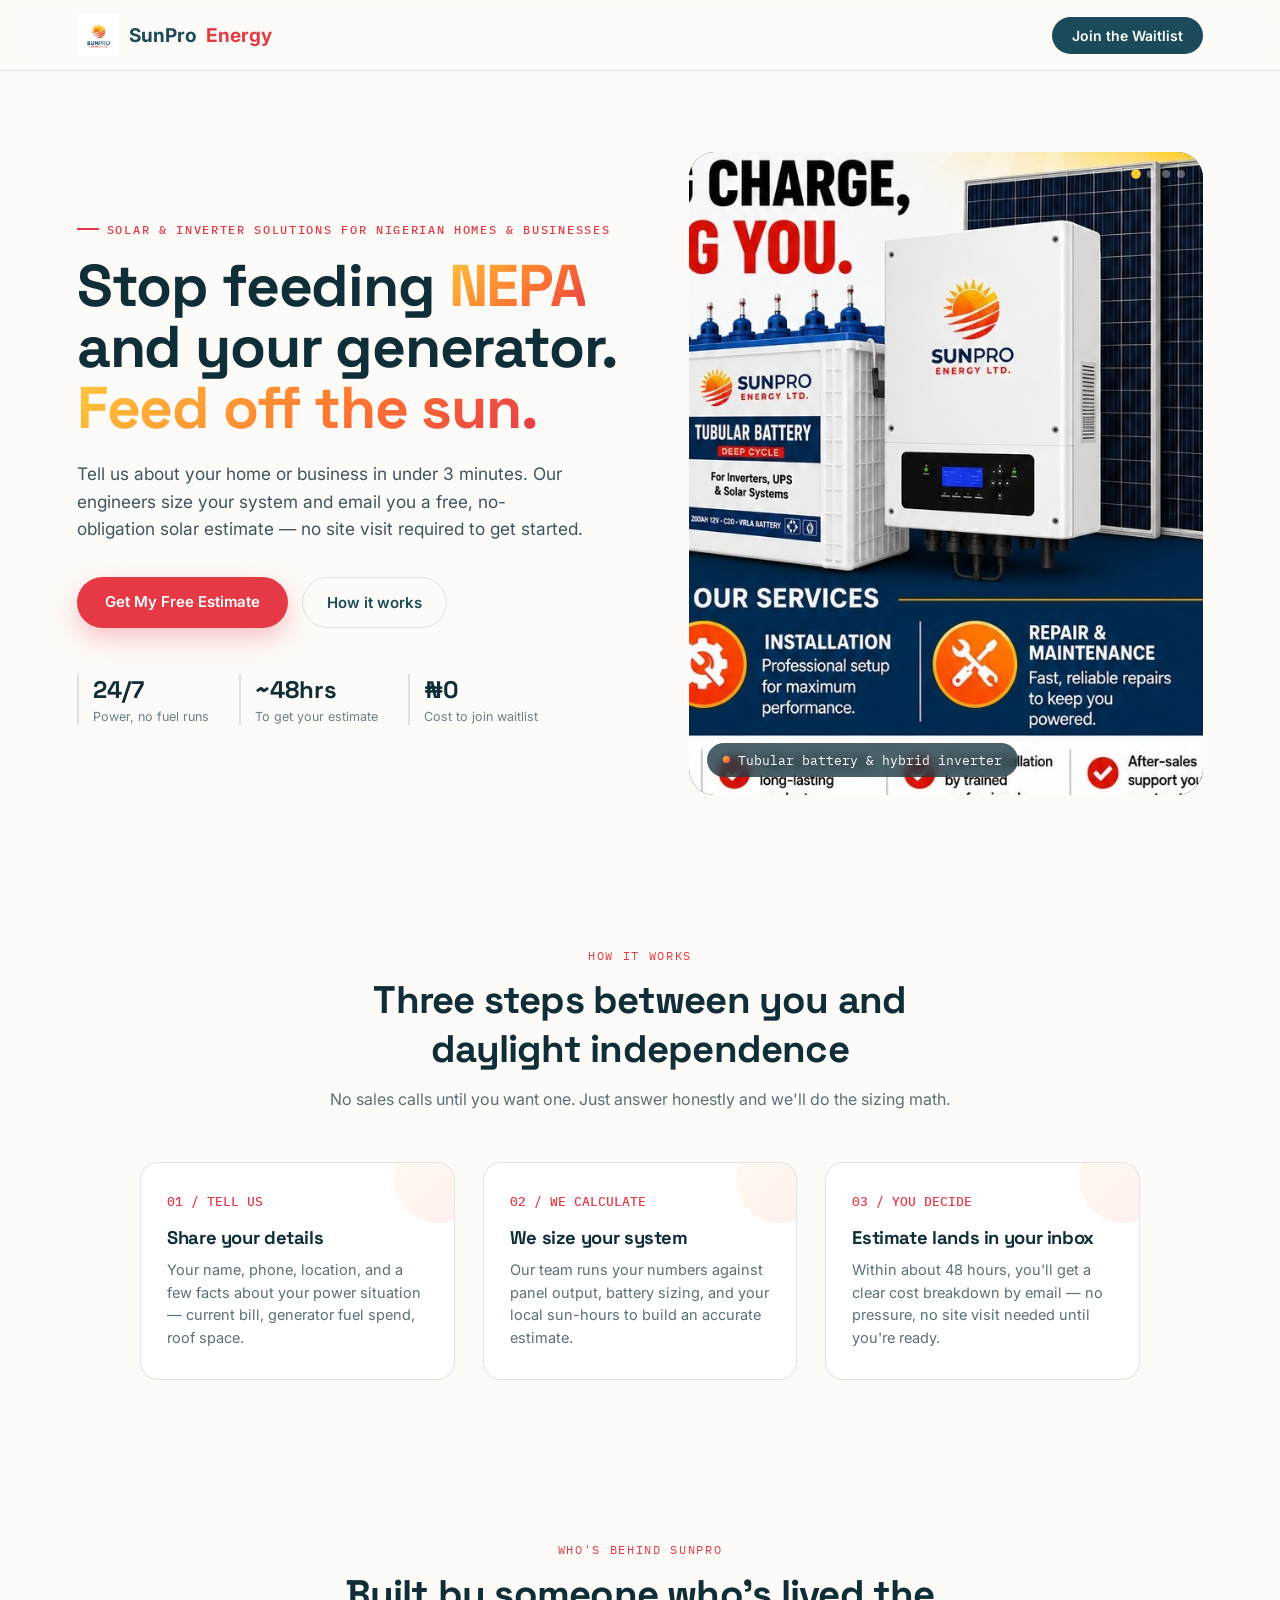
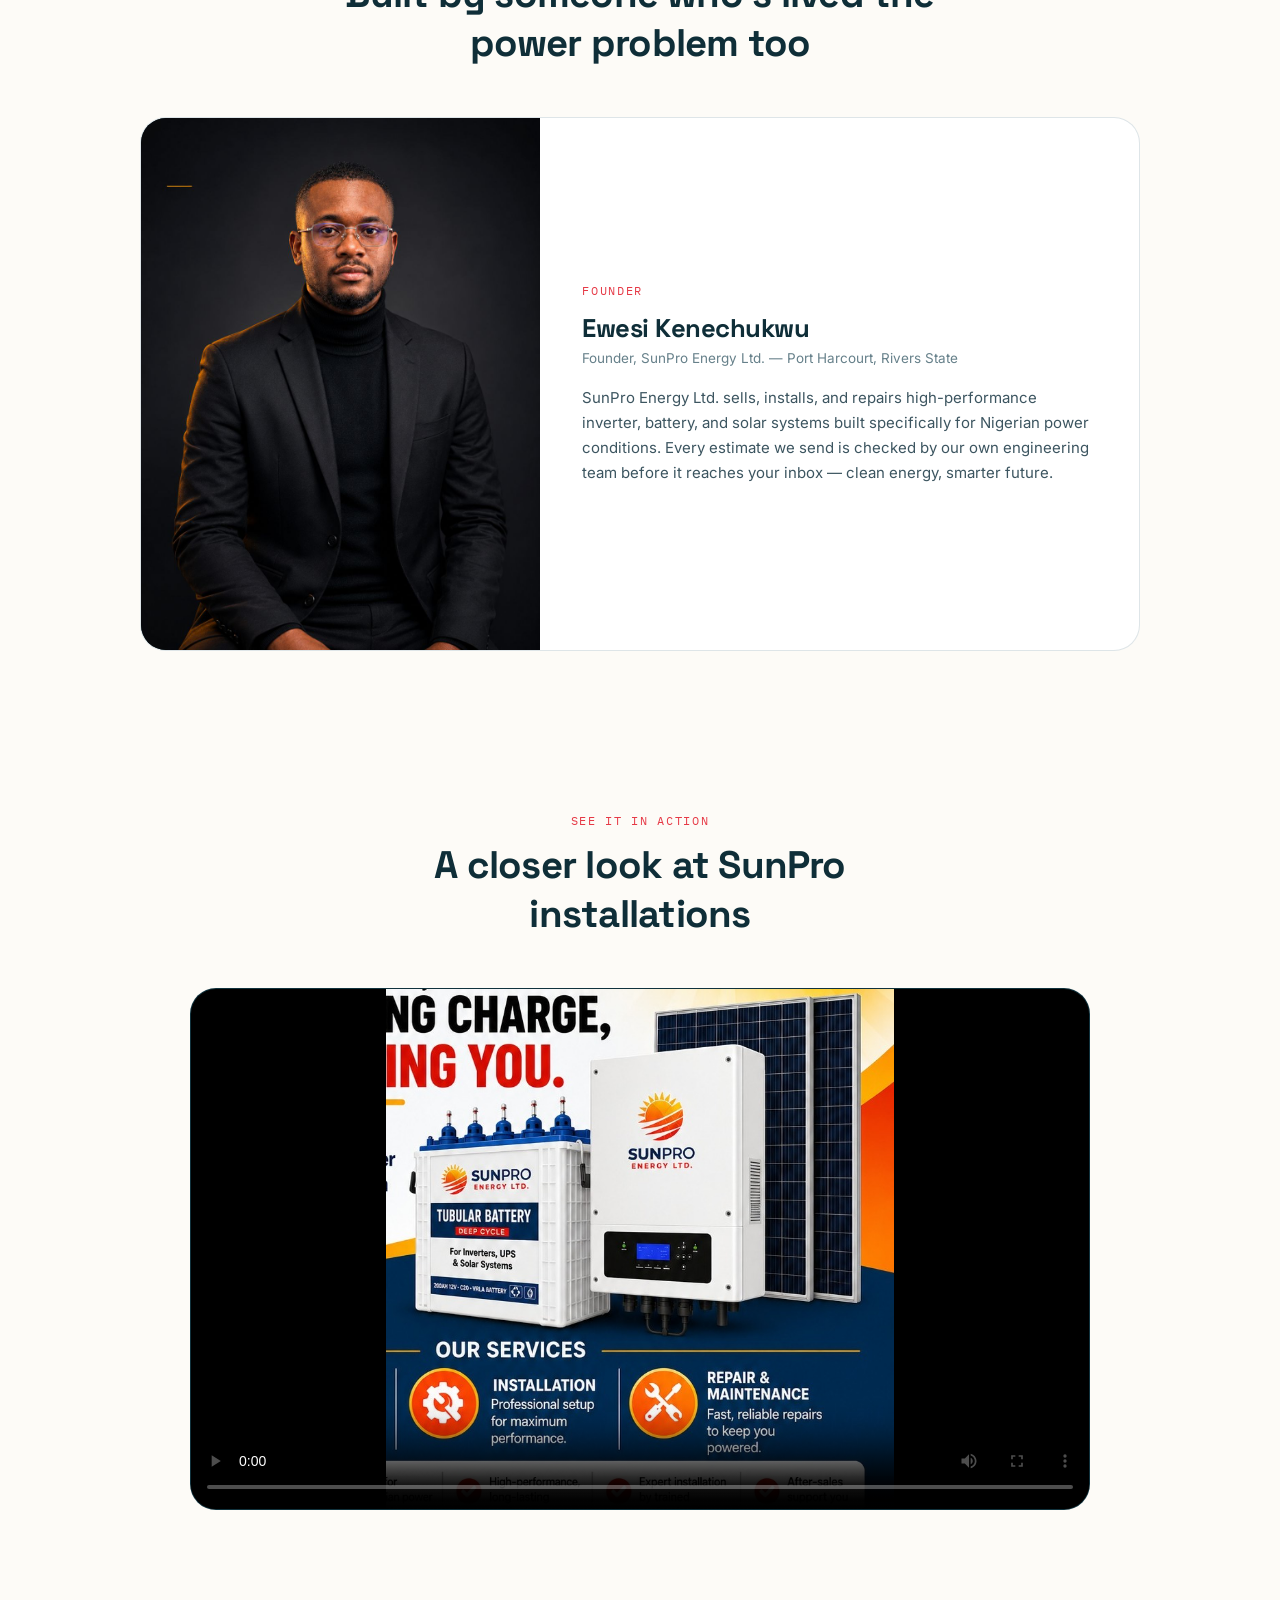
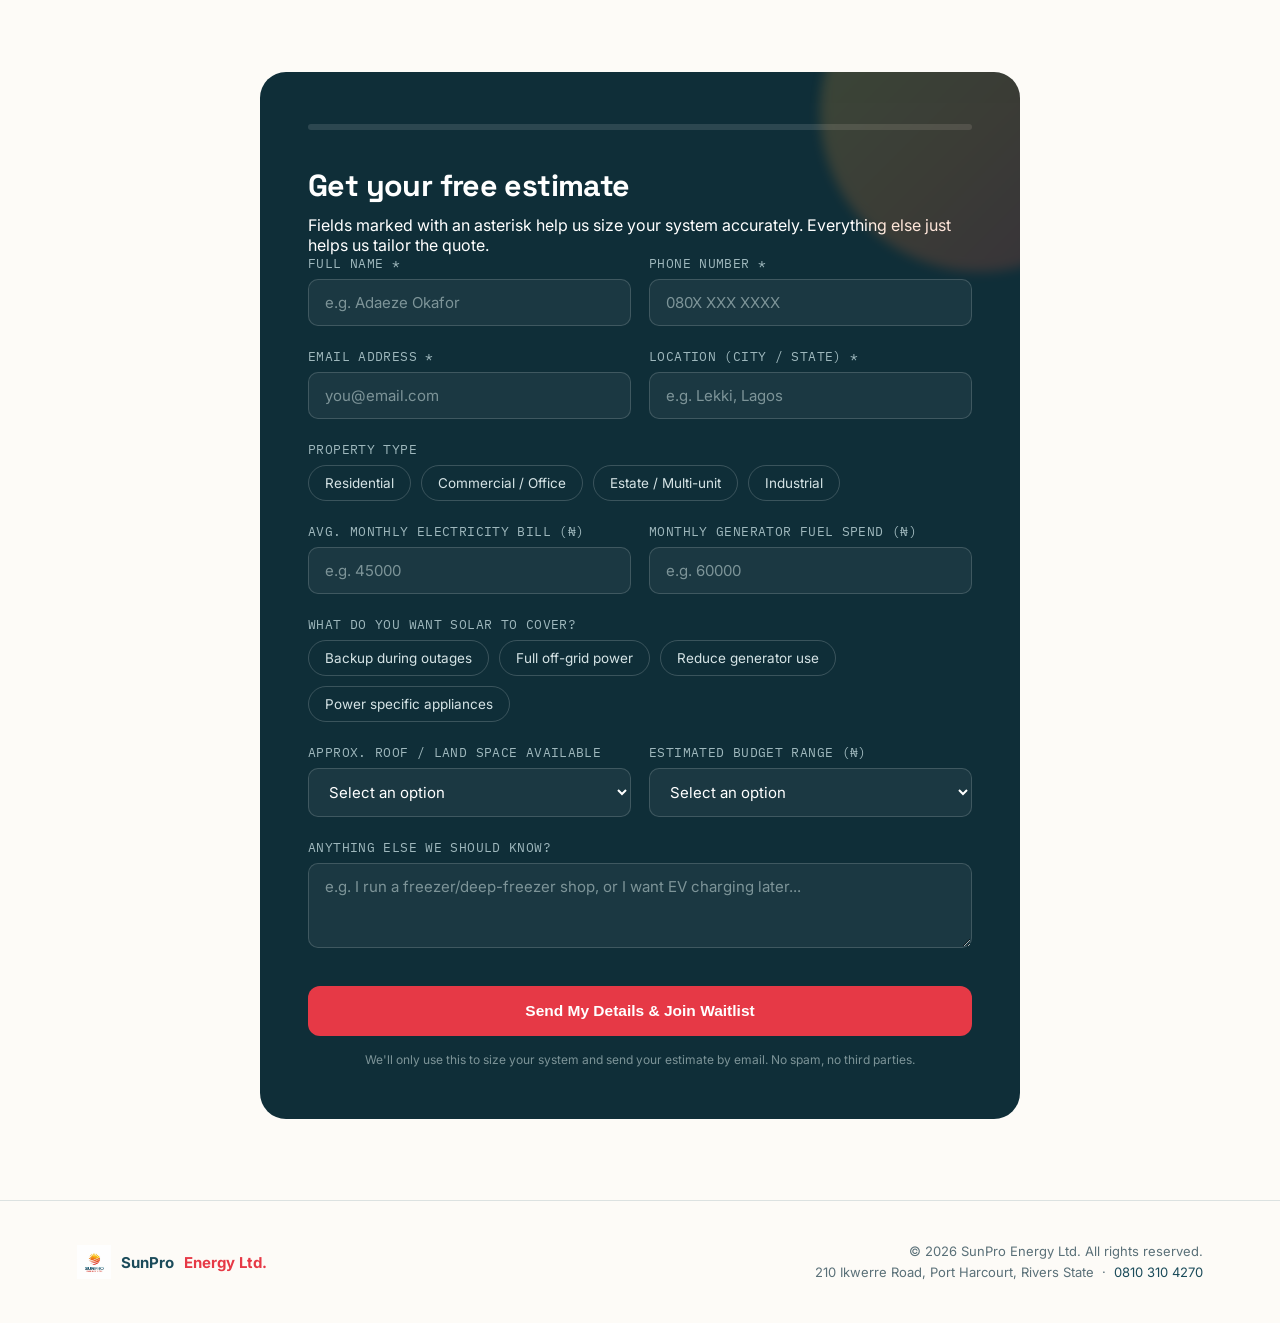
<file: index.html.html>
<!DOCTYPE html>
<html lang="en">
<head>
<meta charset="UTF-8">
<meta name="viewport" content="width=device-width, initial-scale=1.0">
<title>SunPro Energy Ltd. — Get Your Free Solar Estimate</title>
<link rel="icon" href="logo.jpg">
<link rel="preconnect" href="https://fonts.googleapis.com">
<link href="https://fonts.googleapis.com/css2?family=Space+Grotesk:wght@400;500;600;700&family=Inter:wght@400;500;600&family=IBM+Plex+Mono:wght@400;500&display=swap" rel="stylesheet">
<style>
  :root{
    --navy:#1B4B5A;
    --navy-deep:#0F2E38;
    --gold:#FFC93C;
    --orange:#FF7A30;
    --red:#E63946;
    --cream:#FDFBF7;
    --line: rgba(27,75,90,0.14);
    --sun-gradient: linear-gradient(135deg, var(--gold) 0%, var(--orange) 55%, var(--red) 100%);
  }
  *{box-sizing:border-box; margin:0; padding:0;}
  html{scroll-behavior:smooth;}
  body{font-family:'Inter', sans-serif; background:var(--cream); color:var(--navy-deep); overflow-x:hidden;}
  h1,h2,h3{font-family:'Space Grotesk', sans-serif; letter-spacing:-0.02em;}
  .mono{font-family:'IBM Plex Mono', monospace;}
  img{max-width:100%; display:block;}

  /* ---------- NAV ---------- */
  nav{
    position:sticky; top:0; z-index:50;
    display:flex; align-items:center; justify-content:space-between;
    padding:14px 6vw;
    background:rgba(253,251,247,0.9);
    backdrop-filter: blur(10px);
    border-bottom:1px solid var(--line);
  }
  .brand{display:flex; align-items:center; gap:10px; font-weight:700; font-size:19px; color:var(--navy);}
  .brand img{width:42px; height:42px; object-fit:contain;}
  .brand span.red{color:var(--red);}
  nav a.cta{
    background:var(--navy); color:var(--cream); padding:10px 20px; border-radius:100px;
    font-weight:600; font-size:14px; text-decoration:none; transition:transform .2s, background .2s;
  }
  nav a.cta:hover{background:var(--red); transform:translateY(-1px);}

  /* ---------- HERO ---------- */
  .hero{
    position:relative; padding:9vh 6vw 8vh;
    display:grid; grid-template-columns:1.05fr 0.95fr; gap:44px; align-items:center;
    overflow:hidden;
  }
  .hero-copy .eyebrow{
    font-family:'IBM Plex Mono', monospace; font-size:12px; letter-spacing:.14em; text-transform:uppercase;
    color:var(--red); font-weight:500; margin-bottom:18px; display:flex; align-items:center; gap:8px;
  }
  .hero-copy .eyebrow::before{content:''; width:22px; height:2px; background:var(--red); display:inline-block;}
  .hero-copy h1{font-size:clamp(2.3rem, 4.6vw, 3.8rem); line-height:1.04; color:var(--navy-deep); font-weight:700;}
  .hero-copy h1 em{font-style:normal; background:var(--sun-gradient); -webkit-background-clip:text; background-clip:text; color:transparent;}
  .hero-copy p.lead{margin-top:22px; font-size:1.08rem; line-height:1.6; color:#3c5560; max-width:46ch;}
  .hero-actions{margin-top:34px; display:flex; gap:14px; flex-wrap:wrap;}
  .btn-primary{
    background:var(--red); color:#fff; padding:15px 28px; border-radius:100px; font-weight:600;
    text-decoration:none; font-size:15px; box-shadow:0 10px 24px rgba(230,57,70,0.28);
    transition:transform .2s, box-shadow .2s; border:none; cursor:pointer;
  }
  .btn-primary:hover{transform:translateY(-2px); box-shadow:0 14px 30px rgba(230,57,70,0.36);}
  .btn-ghost{
    padding:15px 24px; border-radius:100px; font-weight:600; font-size:15px; color:var(--navy);
    border:1.5px solid var(--line); text-decoration:none; transition:border-color .2s, background .2s;
  }
  .btn-ghost:hover{border-color:var(--navy); background:rgba(27,75,90,0.05);}
  .hero-stats{display:flex; gap:30px; margin-top:46px;}
  .hero-stats div{border-left:2px solid var(--line); padding-left:14px;}
  .hero-stats b{display:block; font-family:'Space Grotesk'; font-size:1.5rem; color:var(--navy-deep);}
  .hero-stats span{font-size:12.5px; color:#66808a;}

  /* ---------- HERO PRODUCT SLIDER ---------- */
  .hero-slider{
    position:relative; border-radius:26px; overflow:hidden; aspect-ratio:4/5;
    background:radial-gradient(circle at 70% 30%, rgba(255,201,60,0.55), rgba(230,57,70,0.15) 55%, transparent 75%), var(--navy-deep);
  }
  .slide{
    position:absolute; inset:0; opacity:0; transition:opacity .8s ease;
    display:flex; align-items:center; justify-content:center;
  }
  .slide.active{opacity:1;}
  .slide img{width:100%; height:100%; object-fit:cover;}
  .slide-badge{
    position:absolute; bottom:18px; left:18px; background:rgba(15,46,56,0.75); backdrop-filter:blur(6px);
    color:#fff; padding:9px 16px; border-radius:100px; font-size:12.5px; font-family:'IBM Plex Mono';
    display:flex; align-items:center; gap:8px;
  }
  .slide-badge::before{content:''; width:7px; height:7px; border-radius:50%; background:var(--sun-gradient);}
  .slider-dots{position:absolute; top:18px; right:18px; display:flex; gap:7px; z-index:5;}
  .slider-dots span{width:8px; height:8px; border-radius:50%; background:rgba(255,255,255,0.35); cursor:pointer; transition:background .2s, transform .2s;}
  .slider-dots span.active{background:var(--gold); transform:scale(1.2);}

  /* ---------- SECTION SHELL ---------- */
  section{padding:9vh 6vw;}
  .section-head{max-width:640px; margin:0 auto 50px; text-align:center;}
  .section-head .eyebrow{font-family:'IBM Plex Mono'; font-size:12px; letter-spacing:.14em; text-transform:uppercase; color:var(--red); margin-bottom:12px; display:block;}
  .section-head h2{font-size:clamp(1.7rem,3vw,2.4rem); color:var(--navy-deep);}
  .section-head p{margin-top:14px; color:#5a7078; line-height:1.6;}

  /* ---------- HOW IT WORKS ---------- */
  .steps{max-width:1000px; margin:0 auto; display:grid; grid-template-columns:repeat(3,1fr); gap:28px;}
  .step{background:#fff; border:1px solid var(--line); border-radius:18px; padding:30px 26px; position:relative; overflow:hidden;}
  .step .num{font-family:'IBM Plex Mono'; font-size:13px; color:var(--red); font-weight:500; margin-bottom:16px; display:block;}
  .step h3{font-size:1.15rem; color:var(--navy-deep); margin-bottom:10px;}
  .step p{font-size:14.5px; color:#5a7078; line-height:1.55;}
  .step::after{content:''; position:absolute; top:-30px; right:-30px; width:90px; height:90px; border-radius:50%; background:var(--sun-gradient); opacity:0.08;}

  /* ---------- FOUNDER ---------- */
  .founder-wrap{
    max-width:1000px; margin:0 auto; background:#fff; border:1px solid var(--line); border-radius:26px;
    display:grid; grid-template-columns:0.8fr 1.2fr; overflow:hidden;
  }
  .founder-photo{position:relative; background:var(--navy-deep); min-height:380px;}
  .founder-photo img{width:100%; height:100%; object-fit:cover; object-position:top center;}
  .founder-copy{padding:44px 42px; display:flex; flex-direction:column; justify-content:center;}
  .founder-copy .eyebrow{font-family:'IBM Plex Mono'; font-size:12px; letter-spacing:.14em; text-transform:uppercase; color:var(--red); margin-bottom:14px; display:block;}
  .founder-copy h3{font-size:1.6rem; margin-bottom:6px; color:var(--navy-deep);}
  .founder-copy .role{color:#66808a; font-size:13.5px; margin-bottom:20px;}
  .founder-copy p{color:#3c5560; line-height:1.65; font-size:15px;}

  /* ---------- VIDEO ---------- */
  .video-wrap{max-width:900px; margin:0 auto; border-radius:26px; overflow:hidden; background:var(--navy-deep); border:1px solid var(--line);}
  .video-wrap video{width:100%; display:block; max-height:520px; background:#000;}

  /* ---------- FORM ---------- */
  .form-wrap{max-width:760px; margin:0 auto; background:var(--navy-deep); border-radius:26px; padding:52px 48px; color:#fff; position:relative; overflow:hidden;}
  .form-wrap::before{content:''; position:absolute; top:-120px; right:-120px; width:320px; height:320px; border-radius:50%; background:var(--sun-gradient); opacity:0.18; filter:blur(6px);}
  .form-wrap h2{color:#fff; font-size:1.9rem; margin-bottom:10px;}
  .form-wrap > p{color:#b9cdd2; margin-bottom:34px; font-size:14.5px; max-width:52ch;}
  .progress-track{height:6px; width:100%; background:rgba(255,255,255,0.12); border-radius:100px; margin-bottom:36px; overflow:hidden;}
  .progress-fill{height:100%; width:0%; background:var(--sun-gradient); border-radius:100px; transition:width .5s ease;}
  .field{margin-bottom:22px; position:relative; z-index:1;}
  .field label{display:block; font-size:12.5px; font-family:'IBM Plex Mono'; letter-spacing:.03em; color:#9fb8bd; margin-bottom:8px;}
  .field input, .field select, .field textarea{
    width:100%; padding:13px 16px; border-radius:10px; border:1px solid rgba(255,255,255,0.16);
    background:rgba(255,255,255,0.05); color:#fff; font-family:'Inter'; font-size:15px; outline:none;
    transition:border-color .2s, background .2s;
  }
  .field input::placeholder, .field textarea::placeholder{color:#7d9498;}
  .field input:focus, .field select:focus, .field textarea:focus{border-color:var(--gold); background:rgba(255,255,255,0.08);}
  .field select option{color:#000;}
  .row-2{display:grid; grid-template-columns:1fr 1fr; gap:18px;}
  @media(max-width:640px){.row-2{grid-template-columns:1fr;}}
  .chip-group{display:flex; flex-wrap:wrap; gap:10px;}
  .chip{padding:9px 16px; border-radius:100px; border:1px solid rgba(255,255,255,0.18); font-size:13.5px; cursor:pointer; color:#d6e4e6; transition:all .2s; user-select:none;}
  .chip.active{background:var(--sun-gradient); color:var(--navy-deep); font-weight:600; border-color:transparent;}
  .submit-btn{margin-top:12px; width:100%; padding:16px; border:none; border-radius:12px; font-weight:700; font-size:15.5px; background:var(--red); color:#fff; cursor:pointer; transition:transform .2s, background .2s;}
  .submit-btn:hover{transform:translateY(-2px); background:#ff4c5c;}
  .submit-btn:disabled{opacity:0.5; cursor:not-allowed; transform:none;}
  .fine-print{margin-top:16px; font-size:12px; color:#7d9498; text-align:center;}
  .success-panel{display:none; text-align:center; padding:30px 10px; position:relative; z-index:1;}
  .success-panel .sun-icon{width:70px; height:70px; border-radius:50%; background:var(--sun-gradient); margin:0 auto 20px; box-shadow:0 0 40px 10px rgba(255,150,50,0.4);}
  .success-panel h3{color:#fff; font-size:1.5rem; margin-bottom:10px;}
  .success-panel p{color:#b9cdd2; font-size:14.5px; max-width:44ch; margin:0 auto;}

  /* ---------- FOOTER ---------- */
  footer{padding:40px 6vw; border-top:1px solid var(--line); display:flex; justify-content:space-between; align-items:center; flex-wrap:wrap; gap:16px;}
  footer .brand{font-size:15px;}
  footer .foot-meta{text-align:right; font-size:13px; color:#5a7078; line-height:1.6;}
  footer .foot-meta a{color:var(--navy); text-decoration:none;}

  @media(max-width:880px){
    .hero{grid-template-columns:1fr; padding-top:5vh;}
    .hero-slider{order:-1; aspect-ratio:16/11;}
    .steps{grid-template-columns:1fr;}
    .founder-wrap{grid-template-columns:1fr;}
    .founder-photo{min-height:280px;}
    .form-wrap{padding:36px 24px;}
    .hero-stats{gap:20px;}
    footer{flex-direction:column; align-items:flex-start;}
    footer .foot-meta{text-align:left;}
  }
</style>
</head>
<body>

<nav>
  <div class="brand"><img src="logo.jpg" alt="SunPro Energy Ltd logo"> SunPro<span class="red">Energy</span></div>
  <a class="cta" href="#waitlist">Join the Waitlist</a>
</nav>

<section class="hero">
  <div class="hero-copy">
    <div class="eyebrow">Solar &amp; Inverter Solutions for Nigerian Homes &amp; Businesses</div>
    <h1>Stop feeding <em>NEPA</em> and your generator. <em>Feed off the sun.</em></h1>
    <p class="lead">Tell us about your home or business in under 3 minutes. Our engineers size your system and email you a free, no-obligation solar estimate — no site visit required to get started.</p>
    <div class="hero-actions">
      <a href="#waitlist" class="btn-primary">Get My Free Estimate</a>
      <a href="#how" class="btn-ghost">How it works</a>
    </div>
    <div class="hero-stats">
      <div><b>24/7</b><span>Power, no fuel runs</span></div>
      <div><b>~48hrs</b><span>To get your estimate</span></div>
      <div><b>₦0</b><span>Cost to join waitlist</span></div>
    </div>
  </div>

  <div class="hero-slider" id="heroSlider">
    <div class="slider-dots" id="sliderDots"></div>
    <div class="slide active"><img src="product-battery-inverter.jpg" alt="SunPro tubular battery, hybrid inverter and solar panels"><div class="slide-badge">Tubular battery &amp; hybrid inverter</div></div>
    <div class="slide"><img src="product-inverter-lineup.jpg" alt="SunPro inverter lineup"><div class="slide-badge">Our inverter range</div></div>
    <div class="slide"><img src="flyer-inverter-service.jpg" alt="SunPro installation and repair services"><div class="slide-badge">Sales · Installation · Repair</div></div>
    <div class="slide"><img src="flyer-what-is-inverter.jpg" alt="How a SunPro inverter converts DC to AC power"><div class="slide-badge">DC → Inverter → AC power</div></div>
  </div>
</section>

<section id="how">
  <div class="section-head">
    <span class="eyebrow">How it works</span>
    <h2>Three steps between you and daylight independence</h2>
    <p>No sales calls until you want one. Just answer honestly and we'll do the sizing math.</p>
  </div>
  <div class="steps">
    <div class="step">
      <span class="num">01 / TELL US</span>
      <h3>Share your details</h3>
      <p>Your name, phone, location, and a few facts about your power situation — current bill, generator fuel spend, roof space.</p>
    </div>
    <div class="step">
      <span class="num">02 / WE CALCULATE</span>
      <h3>We size your system</h3>
      <p>Our team runs your numbers against panel output, battery sizing, and your local sun-hours to build an accurate estimate.</p>
    </div>
    <div class="step">
      <span class="num">03 / YOU DECIDE</span>
      <h3>Estimate lands in your inbox</h3>
      <p>Within about 48 hours, you'll get a clear cost breakdown by email — no pressure, no site visit needed until you're ready.</p>
    </div>
  </div>
</section>

<section id="founder">
  <div class="section-head">
    <span class="eyebrow">Who's behind SunPro</span>
    <h2>Built by someone who's lived the power problem too</h2>
  </div>
  <div class="founder-wrap">
    <div class="founder-photo"><img src="founder.jpg" alt="Ewesi Kenechukwu, Founder of SunPro Energy Ltd"></div>
    <div class="founder-copy">
      <span class="eyebrow">Founder</span>
      <h3>Ewesi Kenechukwu</h3>
      <div class="role">Founder, SunPro Energy Ltd. — Port Harcourt, Rivers State</div>
      <p>SunPro Energy Ltd. sells, installs, and repairs high-performance inverter, battery, and solar systems built specifically for Nigerian power conditions. Every estimate we send is checked by our own engineering team before it reaches your inbox — clean energy, smarter future.</p>
    </div>
  </div>
</section>

<section id="video">
  <div class="section-head">
    <span class="eyebrow">See it in action</span>
    <h2>A closer look at SunPro installations</h2>
  </div>
  <div class="video-wrap">
    <video controls preload="metadata" poster="product-battery-inverter.jpg">
      <source src="sunpro-showcase.mp4" type="video/mp4">
      Your browser does not support embedded video.
    </video>
  </div>
</section>

<section id="waitlist">
  <div class="form-wrap">
    <div class="progress-track"><div class="progress-fill" id="progressFill"></div></div>

    <form id="leadForm">
      <h2>Get your free estimate</h2>
      <p>Fields marked with an asterisk help us size your system accurately. Everything else just helps us tailor the quote.</p>

      <div class="row-2">
        <div class="field"><label>FULL NAME *</label><input type="text" name="name" placeholder="e.g. Adaeze Okafor" required></div>
        <div class="field"><label>PHONE NUMBER *</label><input type="tel" name="phone" placeholder="080X XXX XXXX" required></div>
      </div>
      <div class="row-2">
        <div class="field"><label>EMAIL ADDRESS *</label><input type="email" name="email" placeholder="you@email.com" required></div>
        <div class="field"><label>LOCATION (CITY / STATE) *</label><input type="text" name="location" placeholder="e.g. Lekki, Lagos" required></div>
      </div>

      <div class="field">
        <label>PROPERTY TYPE</label>
        <div class="chip-group" data-name="propertyType">
          <div class="chip" data-value="Residential">Residential</div>
          <div class="chip" data-value="Commercial">Commercial / Office</div>
          <div class="chip" data-value="Estate/Multi-unit">Estate / Multi-unit</div>
          <div class="chip" data-value="Industrial">Industrial</div>
        </div>
      </div>

      <div class="row-2">
        <div class="field"><label>AVG. MONTHLY ELECTRICITY BILL (₦)</label><input type="number" name="monthlyBill" placeholder="e.g. 45000"></div>
        <div class="field"><label>MONTHLY GENERATOR FUEL SPEND (₦)</label><input type="number" name="fuelSpend" placeholder="e.g. 60000"></div>
      </div>

      <div class="field">
        <label>WHAT DO YOU WANT SOLAR TO COVER?</label>
        <div class="chip-group" data-name="goal">
          <div class="chip" data-value="Backup during outages">Backup during outages</div>
          <div class="chip" data-value="Full off-grid">Full off-grid power</div>
          <div class="chip" data-value="Reduce generator use">Reduce generator use</div>
          <div class="chip" data-value="Power specific appliances">Power specific appliances</div>
        </div>
      </div>

      <div class="row-2">
        <div class="field">
          <label>APPROX. ROOF / LAND SPACE AVAILABLE</label>
          <select name="roofSpace">
            <option value="">Select an option</option>
            <option>Small (1–2 rooms worth)</option>
            <option>Medium (full bungalow roof)</option>
            <option>Large (duplex / storey building)</option>
            <option>Not sure — need advice</option>
          </select>
        </div>
        <div class="field">
          <label>ESTIMATED BUDGET RANGE (₦)</label>
          <select name="budget">
            <option value="">Select an option</option>
            <option>Under 1,000,000</option>
            <option>1,000,000 – 3,000,000</option>
            <option>3,000,000 – 7,000,000</option>
            <option>7,000,000+</option>
            <option>Not sure yet</option>
          </select>
        </div>
      </div>

      <div class="field">
        <label>ANYTHING ELSE WE SHOULD KNOW?</label>
        <textarea name="notes" rows="3" placeholder="e.g. I run a freezer/deep-freezer shop, or I want EV charging later..."></textarea>
      </div>

      <button type="submit" class="submit-btn" id="submitBtn">Send My Details &amp; Join Waitlist</button>
      <p class="fine-print">We'll only use this to size your system and send your estimate by email. No spam, no third parties.</p>
    </form>

    <div class="success-panel" id="successPanel">
      <div class="sun-icon"></div>
      <h3>You're on the list ☀️</h3>
      <p>Thanks! Our team is reviewing your details now. Expect your free solar estimate in your inbox within 48 hours.</p>
    </div>
  </div>
</section>

<footer>
  <div class="brand"><img src="logo.jpg" alt="SunPro Energy Ltd logo" style="width:34px;height:34px;"> SunPro<span class="red">Energy Ltd.</span></div>
  <div class="foot-meta">
    © 2026 SunPro Energy Ltd. All rights reserved.<br>
    210 Ikwerre Road, Port Harcourt, Rivers State &nbsp;·&nbsp; <a href="tel:+2348103104270">0810 310 4270</a>
  </div>
</footer>

<script>
  /* ---- Hero slider ---- */
  const slides = document.querySelectorAll('.slide');
  const dotsWrap = document.getElementById('sliderDots');
  slides.forEach((s,i)=>{
    const d = document.createElement('span');
    if(i===0) d.classList.add('active');
    d.addEventListener('click', ()=> goToSlide(i));
    dotsWrap.appendChild(d);
  });
  let current = 0;
  function goToSlide(i){
    slides[current].classList.remove('active');
    dotsWrap.children[current].classList.remove('active');
    current = i;
    slides[current].classList.add('active');
    dotsWrap.children[current].classList.add('active');
  }
  setInterval(()=> goToSlide((current+1)%slides.length), 4200);

  /* ---- Chip group logic ---- */
  document.querySelectorAll('.chip-group').forEach(group=>{
    group.addEventListener('click', (e)=>{
      const chip = e.target.closest('.chip');
      if(!chip) return;
      group.querySelectorAll('.chip').forEach(c=>c.classList.remove('active'));
      chip.classList.add('active');
      group.dataset.selected = chip.dataset.value;
      updateProgress();
    });
  });

  const form = document.getElementById('leadForm');
  const allTrackedFields = ['name','phone','email','location','monthlyBill','fuelSpend','notes'];

  function updateProgress(){
    let filled = 0;
    let total = allTrackedFields.length + 2;
    allTrackedFields.forEach(fname=>{
      const el = form.querySelector(`[name="${fname}"]`);
      if(el && el.value.trim().length>0) filled++;
    });
    document.querySelectorAll('.chip-group').forEach(g=>{ if(g.dataset.selected) filled++; });
    const pct = Math.min(100, Math.round((filled/total)*100));
    document.getElementById('progressFill').style.width = pct + '%';
  }
  form.addEventListener('input', updateProgress);

  /* ---- Submit: save lead + send via Web3Forms ---- */
  const WEB3FORMS_ACCESS_KEY = "959f895a-3254-4b61-ba6b-cb15e218a107";

  function saveLeadLocally(data){
    try{
      const existing = JSON.parse(localStorage.getItem('sunpro_leads') || '[]');
      data.submittedAt = new Date().toISOString();
      existing.unshift(data);
      localStorage.setItem('sunpro_leads', JSON.stringify(existing));
    }catch(err){ console.error('Could not save lead locally:', err); }
  }

  form.addEventListener('submit', function(e){
    e.preventDefault();
    const btn = document.getElementById('submitBtn');
    btn.disabled = true;
    btn.textContent = 'Sending...';

    const data = Object.fromEntries(new FormData(form).entries());
    document.querySelectorAll('.chip-group').forEach(g=>{ data[g.dataset.name] = g.dataset.selected || ''; });

    saveLeadLocally(data);

    const payload = { ...data, access_key: WEB3FORMS_ACCESS_KEY, subject: "New SunPro Energy lead: " + data.name };

    fetch('https://api.web3forms.com/submit', {
      method: 'POST',
      headers: { 'Content-Type': 'application/json' },
      body: JSON.stringify(payload)
    }).catch(err => console.error('Web3Forms send failed (check your access key):', err))
      .finally(()=>{
        form.style.display = 'none';
        document.getElementById('successPanel').style.display = 'block';
        document.getElementById('progressFill').style.width = '100%';
      });
  });
</script>
</body>
</html>
</file>
